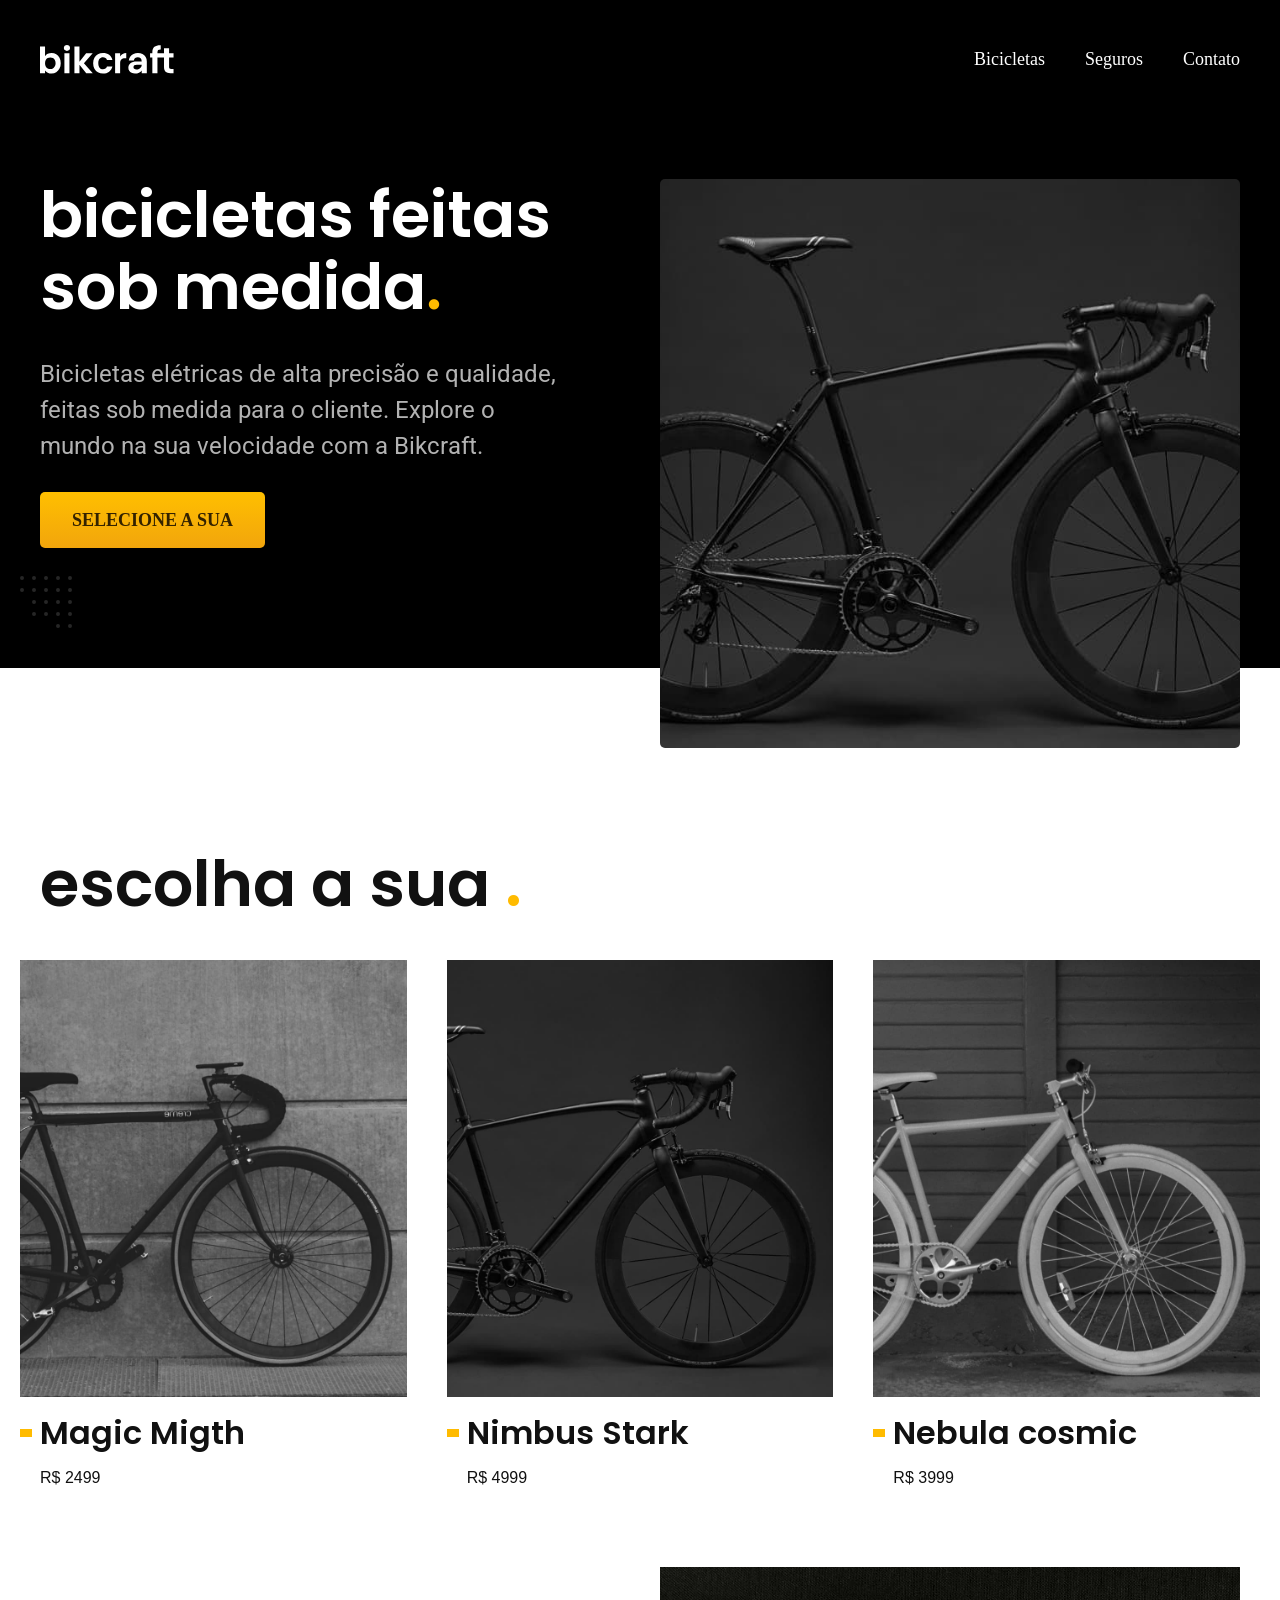
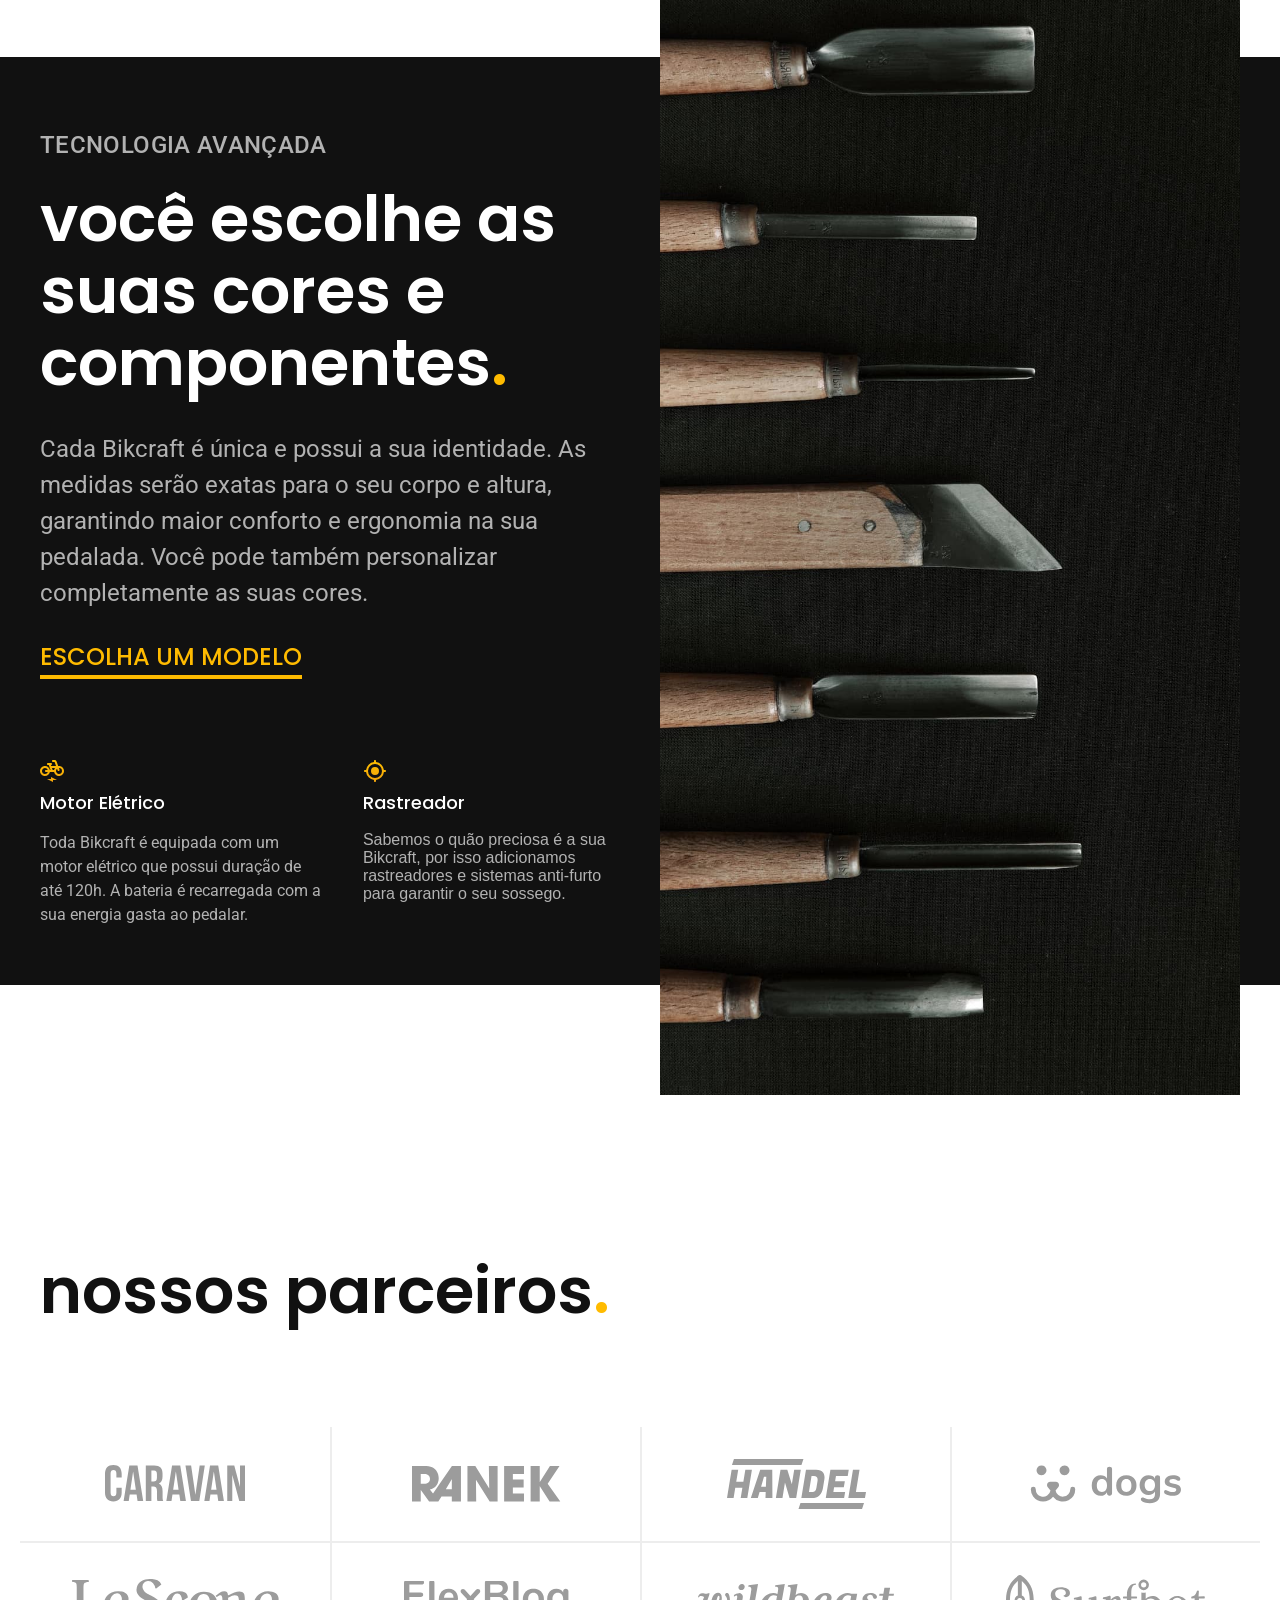
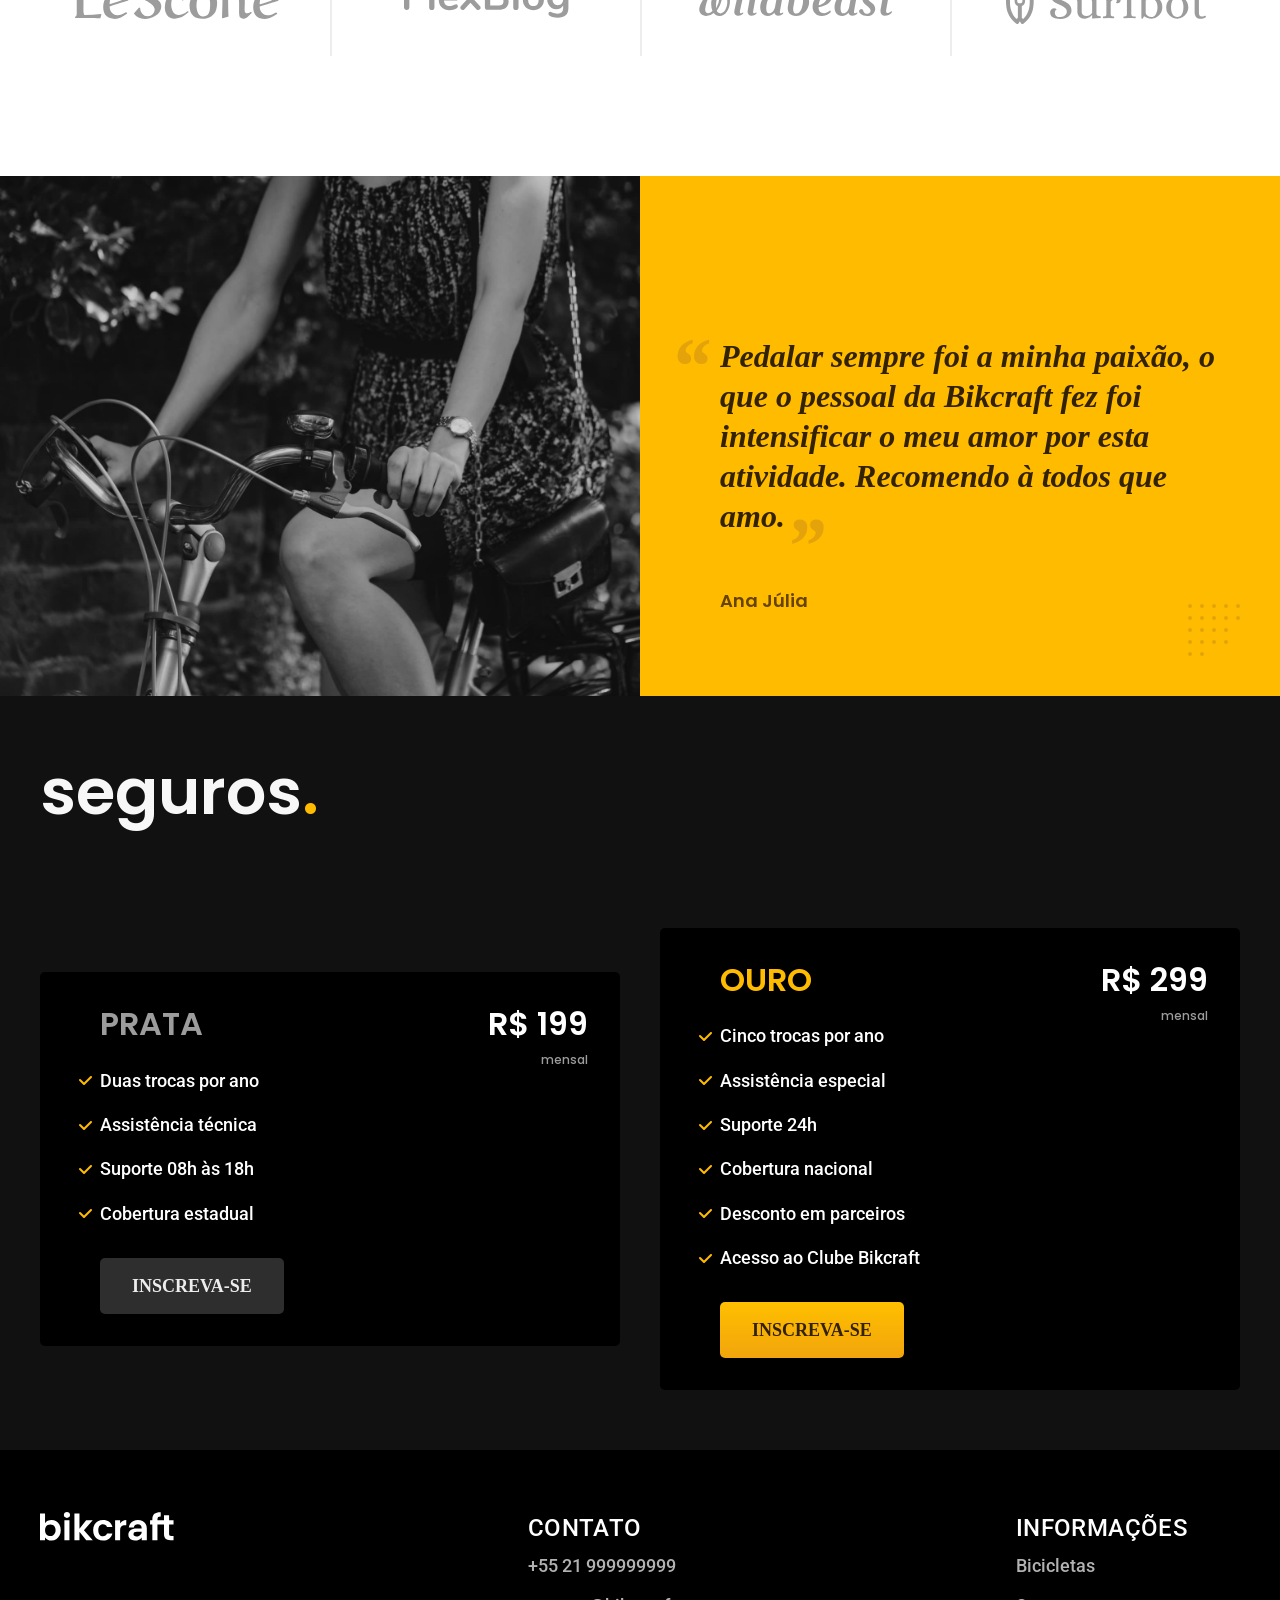
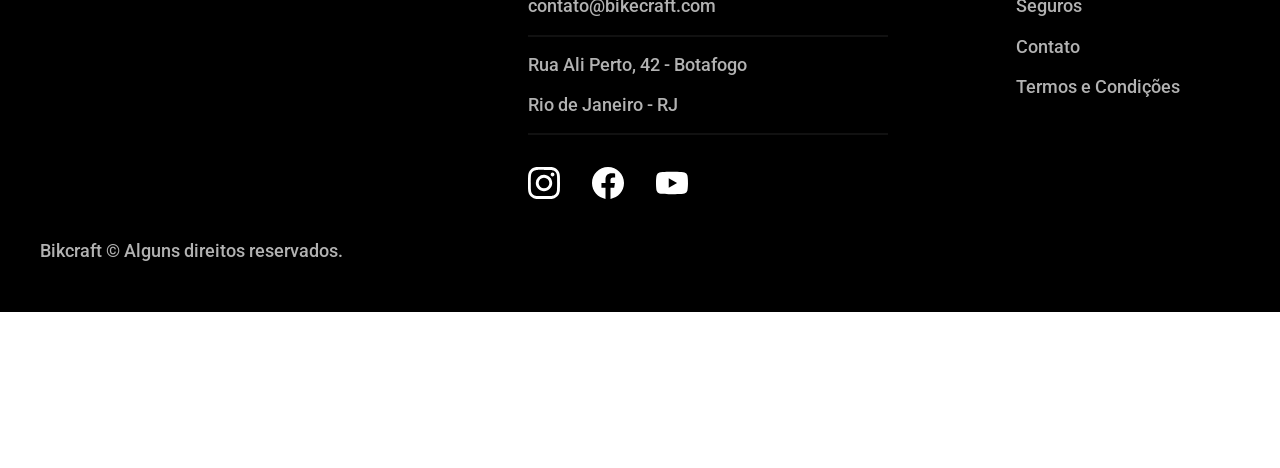
<file: index.html>
<!DOCTYPE html>
<html lang="pt-br">

<head>
  <meta charset="UTF-8">
  <meta name="viewport" content="width=device-width, initial-scale=1.0">
  <meta name="description" content="Bikcraft - Bicicletas elétricas feitas sob medida para você. Explore o mundo na sua velocidade com a Bikcraft.">

  <title>Bikecraft - Bicicletas Elétricas</title>

  <link rel="icon" href="img/favicon.svg" type="image/svg+xml">
  <link rel="stylesheet" href="CSS/style.min.css">
  <link rel="preconnect" href="https://fonts.googleapis.com">
  <link rel="preconnect" href="https://fonts.gstatic.com" crossorigin>
  <link href="https://fonts.googleapis.com/css2?family=Poppins:ital,wght@0,100;0,200;0,300;0,400;0,500;0,600;0,700;0,800;0,900;1,100;1,200;1,300;1,400;1,500;1,600;1,700;1,800;1,900&family=Roboto:ital,wght@0,100..900;1,100..900&display=swap" rel="stylesheet">

  <script>document.documentElement.classList.add("js"); </script>
</head>

<body>
  <header class="header-bg">
    <div class="header container">
      <img src="img/bikcraft.svg" alt="Bicicletas-eletricas-pretas">
      <ul class="header-menu font-1-l">
        <li><a href="./bicicletas.html">Bicicletas</a></li>
        <li><a href="./seguros.html">Seguros</a></li>
        <li><a href="./contato.html">Contato</a></li>
      </ul>
    </div>
  </header>
  <main class="introducao-bg">
    <div class="introducao container">
      <div class="introducao-conteudo">
        <h1 class="font-1-xxl fadeInDown" data-anime="200">bicicletas feitas sob medida<span>.</span></h1>
        <p class="font-2-l fadeInDown" data-anime="400">Bicicletas elétricas de alta precisão e qualidade, feitas sob medida para o cliente. Explore o mundo na sua velocidade com a Bikcraft.</p>
        <a class="botao font-1-l" data-anime="600" href="./bicicletas.html">selecione a sua</a>
      </div>

      <picture class="fadeInRight" data-anime="800">
        <source media="(max-width:800px)" srcset="img/bicicletas/nimbus.jpg">
        <img src="img/fotos/introducao.jpg" width="1280" height="1600" alt="bicicletas-perta-nimbus">
      </picture>

    </div>
  </main>
  <article class="bicicletas">
    <h2 class="font-1-xxl bicicleta-txt container">escolha a sua <span>.</span></h2>
    <ul class="bicicletas-lista">
      <li>
        <a href="./bicicletas/magic.html">
          <img src="img/bicicletas/magic-home.jpg" alt="bicicleta preta">
          <h3 class="font-1-xl">Magic Migth</h3>
          <span>R$ 2499</span>
        </a>
      </li>
      <li>
        <a href="./bicicletas/nimbus.html">
          <img src="img/bicicletas/nimbus-home.jpg" alt="bicicleta preta">
          <h3 class="font-1-xl">Nimbus Stark</h3>
          <span>R$ 4999</span>
        </a>
      </li>
      <li>
        <a href="./bicicletas/nebula.html">
          <img src="img/bicicletas/nebula-home.jpg" alt="bicicleta preta">
          <h3 class="font-1-xl">Nebula cosmic</h3>
          <span>R$ 3999</span>
        </a>
      </li>
    </ul>
  </article>
  <article class="tec-bg">
    <div class="tecnologia-container container">
      <div class="tecnologia">
        <span class=" font-2-l-b cor-5">tecnologia avançada</span>
        <h2 class="font-1-xxl cor-0">
          você escolhe as suas cores e componentes<span class="cor-p1">.</span>
        </h2>
        <p class="font-2-l cor-5">Cada Bikcraft é única e possui a sua identidade. As medidas serão exatas para o seu corpo e altura, garantindo maior conforto e ergonomia na sua pedalada. Você pode também personalizar completamente as suas cores. </p>
        <a href="./bicicletas" class="link">escolha um modelo</a>
        <div class="tecnologia-elements">
          <div>
            <img src="img/icones/eletrica.svg" alt="">
            <h3 class="font-1-m cor-0">Motor Elétrico</h3>
            <p class="font-2-s cor-5">
              Toda Bikcraft é equipada com um motor elétrico que possui duração de até 120h. A bateria é recarregada com a sua energia gasta ao pedalar.
            </p>
          </div>
          <div>
            <img src="img/icones/rastreador.svg" alt="">
            <h3 class="font-1-m cor-0">Rastreador</h3>
            <p class="font-2- cor-5">
              Sabemos o quão preciosa é a sua Bikcraft, por isso adicionamos rastreadores e sistemas anti-furto para garantir o seu sossego.
            </p>
          </div>
        </div>
      </div>
      <div class="img-bike">
        <img src="img/fotos/tecnologia.jpg" alt="ferramentas-para-uso-das-bicicletas">
      </div>
    </div>
  </article>
  <section class="parceiros" aria-label="parceiros">
    <h2 class="container font-1-xxl">nossos parceiros<span class="cor-p1">.</span></h2>
    <ul>
      <li><img src="./img/parceiros/caravan.svg" alt="caravan"></li>
      <li><img src="./img/parceiros/ranek.svg" alt="ranek"></li>
      <li><img src="./img/parceiros/handel.svg" alt="handel"></li>
      <li><img src="./img/parceiros/dogs.svg" alt="dogs"></li>
      <li><img src="./img/parceiros/lescone.svg" alt="lescone"></li>
      <li><img src="./img/parceiros/flexblog.svg" alt="flexblog"></li>
      <li><img src="./img/parceiros/wildbeast.svg" alt="wildbeast"></li>
      <li><img src="./img/parceiros/surfbot.svg" alt="surfbot"></li>
    </ul>
  </section>
  <section class="depoimento" aria-label="depoimento">
    <div class="depoimento-img">
      <img src="img/fotos/depoimento.jpg" alt="depoimento">
    </div>
    <div class="depoimento-conteudo">
      <blockquote class="font-1-xl cor-p5">
        <p>
          Pedalar sempre foi a minha paixão, o que o pessoal da Bikcraft fez foi intensificar o meu amor por esta atividade. Recomendo à todos que amo.
        </p>
        <span class="font-1-m-b cor-p4">Ana Júlia </span>
      </blockquote>
    </div>
  </section>
  <article class="seguros-bg">
    <h2 class="container font-1-xxl cor-1">seguros<span class="cor-p1">.</span></h2>
    <div class="seguros container">
      <div class="seguros-item fadeInRight" data-anime="200">
        <h3 class="font-1-xl cor-6">PRATA</h3>
        <span class="font-1-xl cor-0">R$ 199</span> <span class="font-1-xs cor-6">mensal</span>
        <ul class="font-2-m cor-0">
          <li>Duas trocas por ano</li>
          <li>Assistência técnica</li>
          <li>Suporte 08h às 18h</li>
          <li>Cobertura estadual</li>
        </ul>
        <a href="orcamento.html?tipo=seguro&produto=prata" class="botao secundario">inscreva-se</a>
      </div>

      <div class="seguros-item fadeInLeft" data-anime="400">
        <h3 class="font-1-xl cor-p1">OURO</h3>
        <span class="font-1-xl cor-0">R$ 299</span> <span class="font-1-xs cor-6">mensal</span>
        <ul class="font-2-m cor-0">
          <li>Cinco trocas por ano</li>
          <li>Assistência especial</li>
          <li>Suporte 24h</li>
          <li>Cobertura nacional</li>
          <li>Desconto em parceiros</li>
          <li>Acesso ao Clube Bikcraft</li>
        </ul>
        <a href="orcamento.html?tipo=seguro&produto=ouro" class="botao">inscreva-se</a>
      </div>

    </div>
  </article>
  <footer class="footer-bg">
    <div class="footer-conteudo container">
      <div class="footer-img"> <img src="img/bikcraft.svg" alt="bikecraft"></div>
      <div class="footer-contato">
        <h3 class="font-2-l-b cor-0">Contato</h3>
        <ul class=" footer-contato font-2-m cor-5">
          <li><a href="tel:+5521999999999">+55 21 999999999</a></li>
          <li><a href="mailto:contato@bikecraft.com">contato@bikecraft.com</a></li>
          <li>Rua Ali Perto, 42 - Botafogo</li>
          <li>Rio de Janeiro - RJ</li>
        </ul>
        <div class="footer-redes">
          <a class="insta" href="https://www.instagram.com/_hozin/" target="_blank"><img src="img/redes/instagram.svg" alt="instagram"></a>
          <a class="face" href="https://www.facebook.com/profile.php?id=100072229151881" target="_blank"><img src="img/redes/facebook.svg" alt="facebook"></a>
          <a class="you" href="https://www.youtube.com/" target="_blank"><img src="img/redes/youtube.svg" alt="youtube"></a>
        </div>
      </div>
      <div class="informacao">
        <h3 class="font-2-l-b cor-0">informações</h3>
        <nav>
          <ul class="font-2-m cor-5">
            <li><a href="./bicicletas.html">Bicicletas</a></li>
            <li><a href="./seguros.html">Seguros</a></li>
            <li><a href="./contato.html">Contato</a></li>
            <li><a href="./termos.html">Termos e Condições</a></li>
          </ul>
        </nav>
      </div>
      <p class=" font-2-m cor-5">Bikcraft © Alguns direitos reservados.</p>
    </div>
  </footer>
  <script src="Js/plugin/simple-anime.js"></script>
  <script src="./Js/script.js"></script>
</body>

</html>
</file>
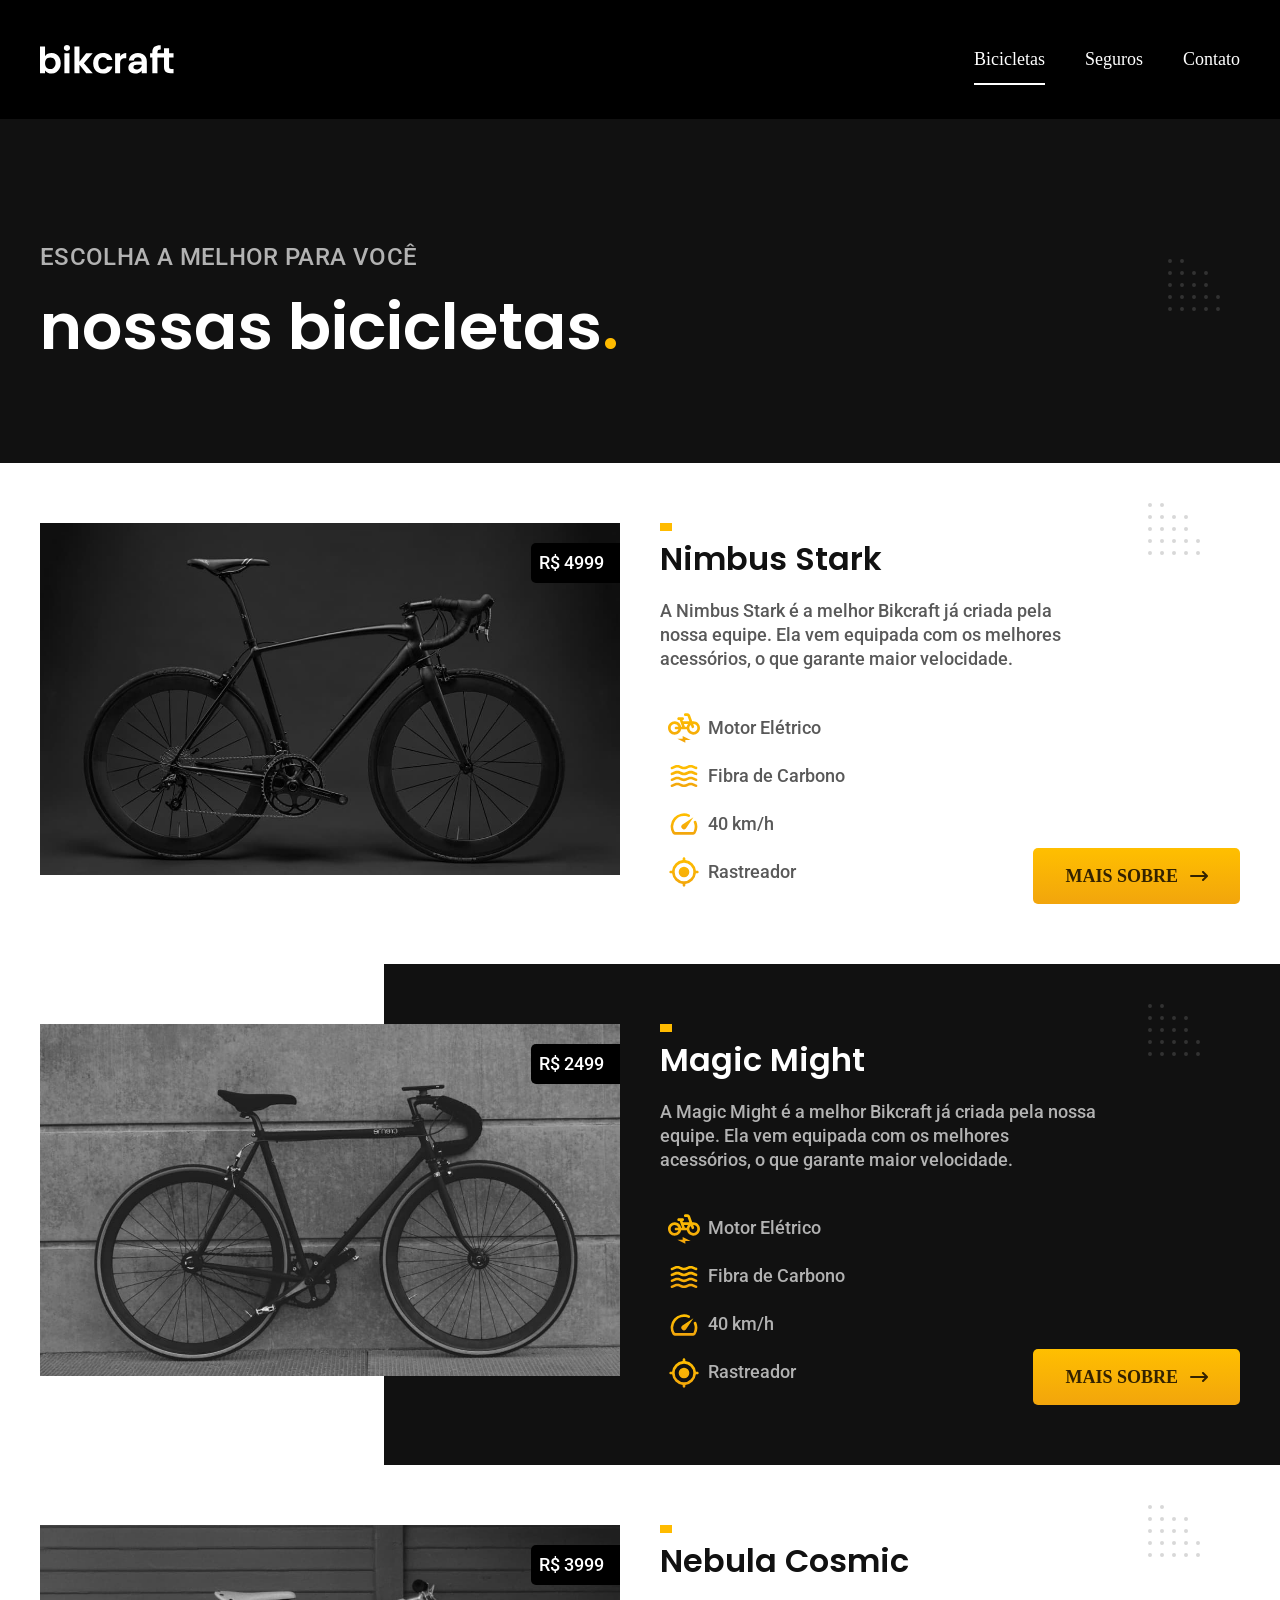
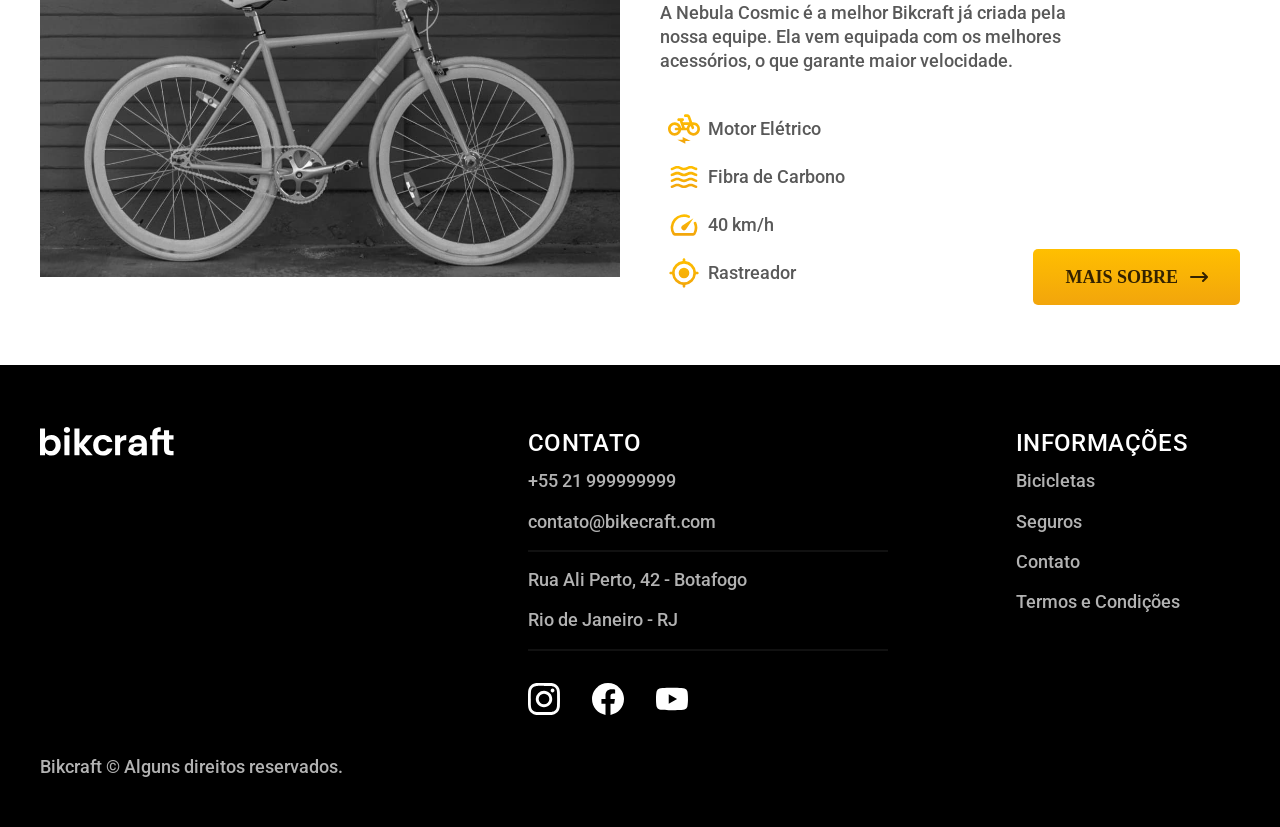
<file: bicicletas.html>
<!DOCTYPE html>
<html lang="pt-br">

<head>
  <meta charset="UTF-8">
  <meta name="viewport" content="width=device-width, initial-scale=1.0">

  <link rel="icon" href="img/favicon.svg" type="image/svg+xml">
  <link rel="stylesheet" href="CSS/style.min.css">
  <link rel="preconnect" href="https://fonts.googleapis.com">
  <link rel="preconnect" href="https://fonts.gstatic.com" crossorigin>
  <link href="https://fonts.googleapis.com/css2?family=Poppins:ital,wght@0,100;0,200;0,300;0,400;0,500;0,600;0,700;0,800;0,900;1,100;1,200;1,300;1,400;1,500;1,600;1,700;1,800;1,900&family=Roboto:ital,wght@0,100..900;1,100..900&display=swap" rel="stylesheet">
  <title>Bicicletas | Bikecraft</title>
  <script>document.documentElement.classList.add("js"); </script>
</head>

<body id="bicicletas">
  <header class="header-bg">
    <div class="header container">
      <a href="./"><img src="img/bikcraft.svg" alt="Bicicletas-eletricas-pretas"></a>
      <ul class="header-menu font-1-l">
        <li><a href="./bicicletas.html">Bicicletas</a></li>
        <li><a href="./seguros.html">Seguros</a></li>
        <li><a href="./contato.html">Contato</a></li>
      </ul>
    </div>
  </header>

  <main>
    <div class="termo-bg">
      <div class="titulo container fadeInDown" data-anime="400">
        <p class="font-2-l-b cor-5">Escolha a melhor para você</p>
        <h1 class="font-1-xxl cor-0">nossas bicicletas<span class="cor-p1">.</span></h1>
      </div>
    </div>
    <div class="bicicletas-bg">
      <div class="bicicletas-pg container fadeInRight" data-anime="600">
        <div class="bicicletas-imagem">
          <img src="./img/bicicletas/nimbus.jpg" alt="bicicleta-nimbus-preto" class="fadeInLeft" data-anime="200">
          <span class="font-2-m cor-0">R$ 4999</span>
        </div>

        <div class="bicicletas-conteudo">
          <h2 class="font-1-xl">Nimbus Stark</h2>
          <p class="font-2-m cor-8">A Nimbus Stark é a melhor Bikcraft já criada pela nossa equipe. Ela vem equipada com os melhores acessórios, o que garante maior velocidade. </p>
          <ul class=" bicicletas-vantagens font-2-m cor-8">
            <li><img src="img/icones/eletrica.svg" alt="">Motor Elétrico</li>
            <li><img src="img/icones/carbono.svg" alt="">Fibra de Carbono</li>
            <li><img src="img/icones/velocidade.svg" alt="">40 km/h</li>
            <li><img src="img/icones/rastreador.svg" alt="">Rastreador</li>
          </ul>
          <a class="botao seta" href="./bicicletas/nimbus.html">mais sobre</a>
        </div>

      </div>
    </div>
    <div class="bicicletas-bg">
      <div class="bicicletas-pg container fadeInRight" data-anime="600">
        <div class="bicicletas-imagem">
          <img src="./img/bicicletas/magic.jpg" alt="bicicleta-nimbus-preto" class="fadeInLeft" data-anime="200">
          <span class="font-2-m cor-0">R$ 2499</span>
        </div>

        <div class="bicicletas-conteudo">
          <h2 class="font-1-xl">Magic Might</h2>
          <p class="font-2-m cor-8">A Magic Might é a melhor Bikcraft já criada pela nossa equipe. Ela vem equipada com os melhores acessórios, o que garante maior velocidade. </p>
          <ul class=" bicicletas-vantagens font-2-m cor-8">
            <li><img src="img/icones/eletrica.svg" alt="">Motor Elétrico</li>
            <li><img src="img/icones/carbono.svg" alt="">Fibra de Carbono</li>
            <li><img src="img/icones/velocidade.svg" alt="">40 km/h</li>
            <li><img src="img/icones/rastreador.svg" alt="">Rastreador</li>
          </ul>
          <a class="botao seta" href="./bicicletas/magic.html">mais sobre</a>
        </div>

      </div>
    </div>
    <div class="bicicletas-bg">
      <div class="bicicletas-pg container fadeInRight" data-anime="600">
        <div class="bicicletas-imagem">
          <img src="./img/bicicletas/nebula.jpg" alt="bicicleta-nimbus-preto" class="fadeInLeft" data-anime="200">
          <span class="font-2-m cor-0">R$ 3999</span>
        </div>

        <div class="bicicletas-conteudo">
          <h2 class="font-1-xl">Nebula Cosmic</h2>
          <p class="font-2-m cor-8"> A Nebula Cosmic é a melhor Bikcraft já criada pela nossa equipe. Ela vem equipada com os melhores acessórios, o que garante maior velocidade. </p>
          <ul class=" bicicletas-vantagens font-2-m cor-8">
            <li><img src="img/icones/eletrica.svg" alt="">Motor Elétrico</li>
            <li><img src="img/icones/carbono.svg" alt="">Fibra de Carbono</li>
            <li><img src="img/icones/velocidade.svg" alt="">40 km/h</li>
            <li><img src="img/icones/rastreador.svg" alt="">Rastreador</li>
          </ul>
          <a class="botao seta" href="./bicicletas/nebula.html">mais sobre</a>
        </div>

      </div>
    </div>

  </main>

  <footer class="footer-bg">
    <div class="footer-conteudo container">
      <div class="footer-img"> <a href="./"><img src="img/bikcraft.svg" alt="bikecraft"></a></div>
      <div class="footer-contato">
        <h3 class="font-2-l-b cor-0">Contato</h3>
        <ul class=" footer-contato font-2-m cor-5">
          <li><a href="tel:+5521999999999">+55 21 999999999</a></li>
          <li><a href="mailto:contato@bikecraft.com">contato@bikecraft.com</a></li>
          <li>Rua Ali Perto, 42 - Botafogo</li>
          <li>Rio de Janeiro - RJ</li>
        </ul>
        <div class="footer-redes">
          <a class="insta" href="https://www.instagram.com/_hozin/" target="_blank"><img src="img/redes/instagram.svg" alt="instagram"></a>
          <a class="face" href="https://www.facebook.com/profile.php?id=100072229151881" target="_blank"><img src="img/redes/facebook.svg" alt="facebook"></a>
          <a class="you" href="https://www.youtube.com/" target="_blank"><img src="img/redes/youtube.svg" alt="youtube"></a>
        </div>
      </div>
      <div class="informacao">
        <h3 class="font-2-l-b cor-0">informações</h3>
        <nav>
          <ul class="font-2-m cor-5">
            <li><a href="./bicicletas.html">Bicicletas</a></li>
            <li><a href="./seguros.html">Seguros</a></li>
            <li><a href="./contato.html">Contato</a></li>
            <li><a href="./termos.html">Termos e Condições</a></li>
          </ul>
        </nav>
      </div>
      <p class=" font-2-m cor-5">Bikcraft © Alguns direitos reservados.</p>
    </div>
  </footer>
  <script src="Js/plugin/simple-anime.js"></script>
  <script src="./Js/script.js"></script>
</body>

</html>
</file>
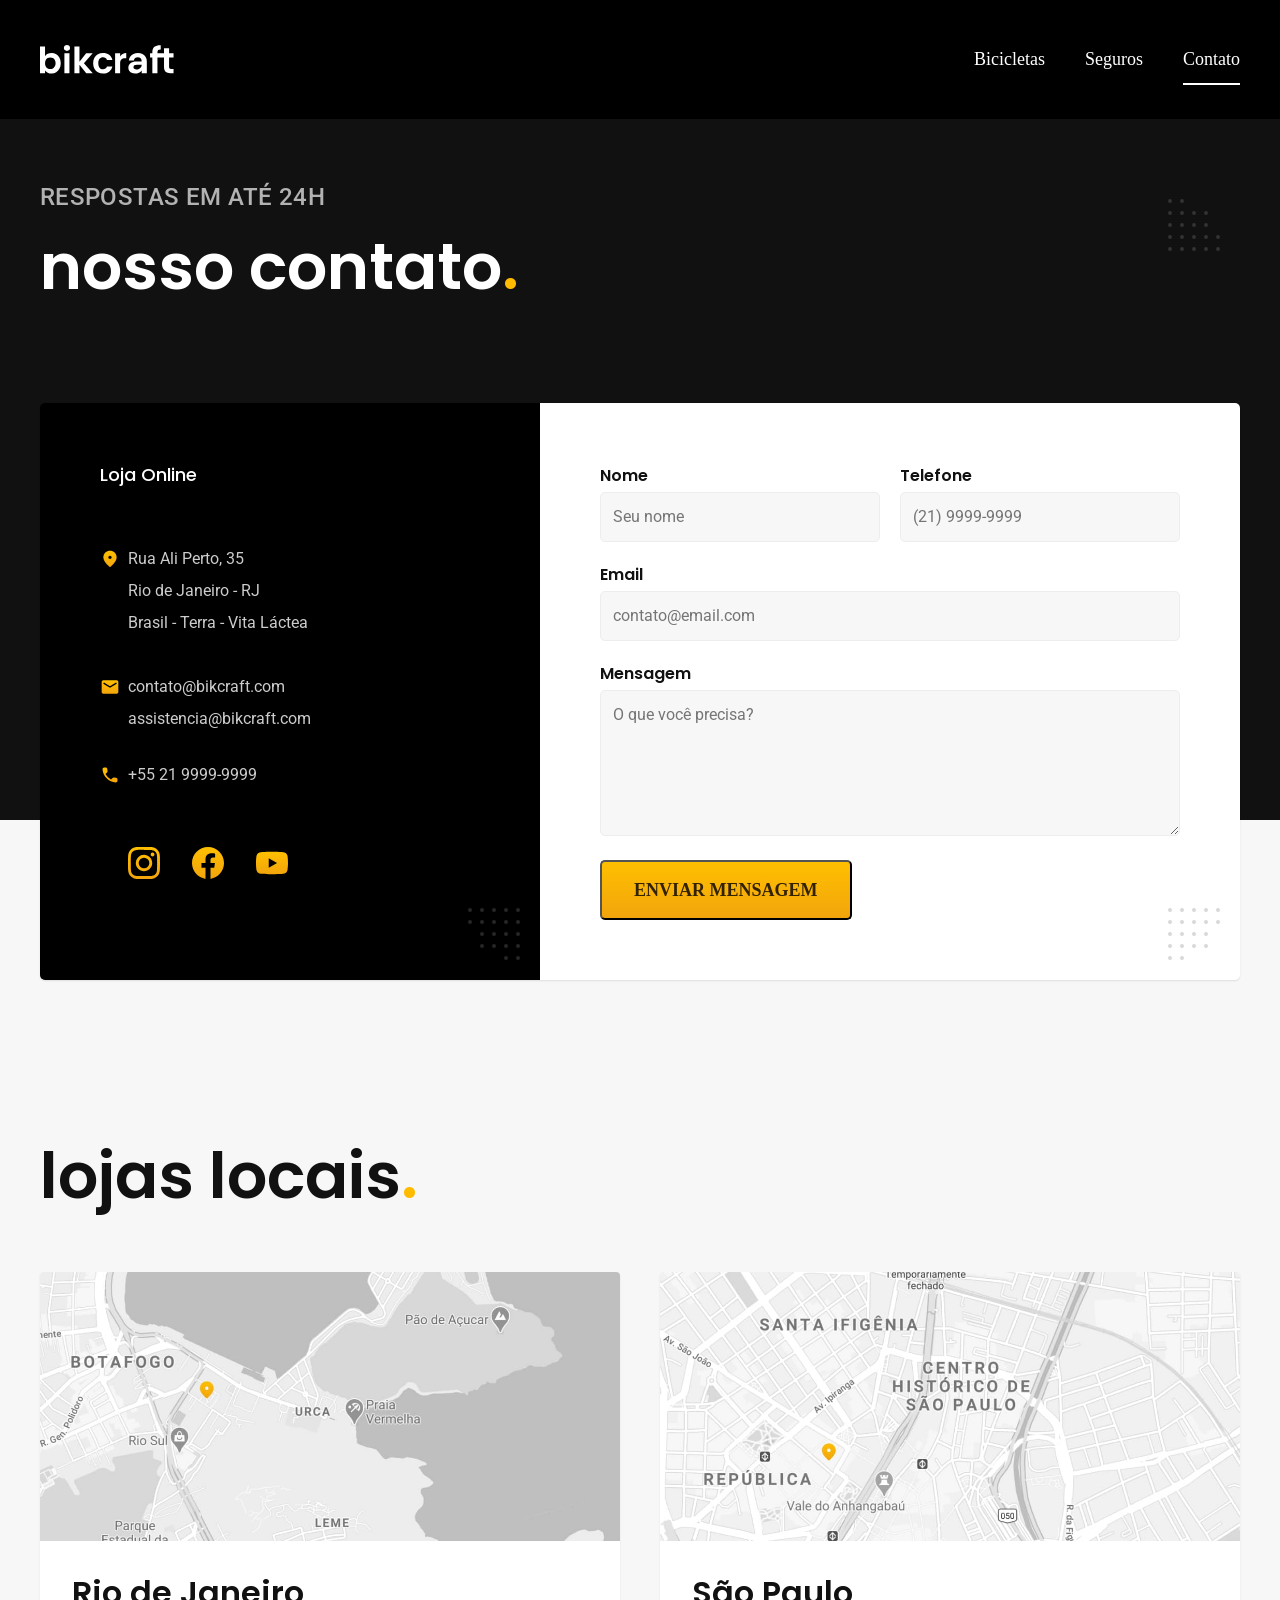
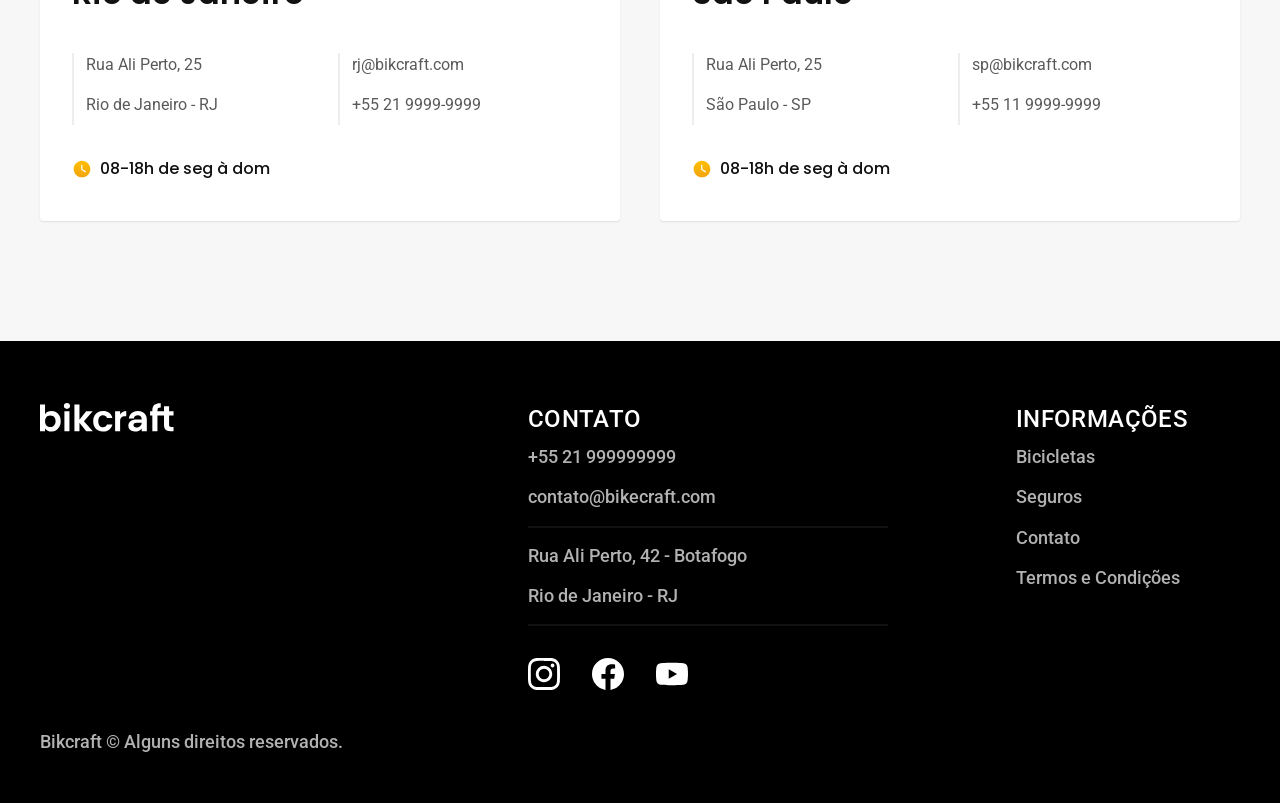
<file: contato.html>
<!DOCTYPE html>
<html lang="pt-br">

<head>
  <meta charset="UTF-8">
  <meta name="viewport" content="width=device-width, initial-scale=1.0">

  <link rel="icon" href="img/favicon.svg" type="image/svg+xml">
  <link rel="stylesheet" href="CSS/style.min.css">
  <link rel="preconnect" href="https://fonts.googleapis.com">
  <link rel="preconnect" href="https://fonts.gstatic.com" crossorigin>
  <link href="https://fonts.googleapis.com/css2?family=Poppins:ital,wght@0,100;0,200;0,300;0,400;0,500;0,600;0,700;0,800;0,900;1,100;1,200;1,300;1,400;1,500;1,600;1,700;1,800;1,900&family=Roboto:ital,wght@0,100..900;1,100..900&display=swap" rel="stylesheet">
  <title>Contato | Bikecraft</title>
  <script>document.documentElement.classList.add("js"); </script>
</head>

<body id="contato">
  <header class="header-bg">
    <div class="header container">
      <a href="./"><img src="img/bikcraft.svg" alt="Bicicletas-eletricas-pretas"></a>
      <ul class="header-menu font-1-l">
        <li><a href="./bicicletas.html">Bicicletas</a></li>
        <li><a href="./seguros.html">Seguros</a></li>
        <li><a href="./contato.html">Contato</a></li>
      </ul>
    </div>
  </header>

  <main>
    <div class="titulo-bg">
      <div class="titulo container fadeInDown" data-anime="400">
        <p class="font-2-l-b cor-5">Respostas em até 24h</p>
        <h1 class="font-1-xxl cor-0">nosso contato<span class="cor-p1">.</span></h1>
      </div>
    </div>

    <div class="contato container" data-anime="600">
      <section class="contato-dados" aria-label="Endereço">
        <h2 class="font-1-m cor-0">Loja Online</h2>
        <div class="contato-endereco font-2-s cor-4">
          <p>Rua Ali Perto, 35</p>
          <p>Rio de Janeiro - RJ</p>
          <p>Brasil - Terra - Vita Láctea</p>
        </div>
        <address class="contato-meios font-2-s cor-4">
          <a href="mailto:contato@bikcraft.com">contato@bikcraft.com</a>
          <a href="mailto:assistencia@bikcraft.com">assistencia@bikcraft.com</a>
          <a href="tel:+552199999999">+55 21 9999-9999</a>
        </address>
        <div class="contato-redes">
          <a href="./">
            <img src="./img/redes/instagram-p.svg" alt="Instagram">
          </a>
          <a href="./">
            <img src="./img/redes/facebook-p.svg" alt="Facebook">
          </a>
          <a href="./">
            <img src="./img/redes/youtube-p.svg" alt="Youtube">
          </a>
        </div>
      </section>
      <section class="contato-formulario" aria-label="Formulário">
        <form class="form" action="./contato.html">
          <div>
            <label for="nome">Nome</label>
            <input type="text" id="nome" name="nome" placeholder="Seu nome">
          </div>
          <div>
            <label for="telefone">Telefone</label>
            <input type="text" id="telefone" name="telefone" placeholder="(21) 9999-9999">
          </div>
          <div class="col-2">
            <label for="email">Email</label>
            <input type="email" id="email" name="email" placeholder="contato@email.com">
          </div>
          <div class="col-2">
            <label for="mensagem">Mensagem</label>
            <textarea rows="5" id="mensagem" name="mensagem" placeholder="O que você precisa?"></textarea>
          </div>
          <button class="botao col-2">Enviar Mensagem</button>
        </form>
      </section>
    </div>
  </main>

  <article class="lojas container">
    <h2 class="font-1-xxl">lojas locais<span class="cor-p1">.</span></h2>
    <div class="lojas-item">
      <img src="./img/lojas/rj.jpg" alt="mapa marcando o endereço em Rua Ali Perto, 25 - Rio de Janeiro - RJ">
      <div class="lojas-conteudo">
        <h3 class="font-1-xl">Rio de Janeiro</h3>
        <div class="lojas-dados font-2-s cor-8">
          <p>Rua Ali Perto, 25</p>
          <p>Rio de Janeiro - RJ</p>
        </div>
        <div class="lojas-dados font-2-s cor-8">
          <a href="mailto:rj@bikcraft.com">rj@bikcraft.com</a>
          <a href="tel:+552199999999">+55 21 9999-9999</a>
        </div>
        <p class="lojas-tempo font-1-s"><img src="./img/icones/horario.svg" alt="">08-18h de seg à dom</p>
      </div>
    </div>

    <div class="lojas-item">
      <img src="./img/lojas/sp.jpg" alt="mapa marcando o endereço em Rua Ali Perto, 25 - São Paulo - SP">
      <div class="lojas-conteudo">
        <h3 class="font-1-xl">São Paulo</h3>
        <div class="lojas-dados font-2-s cor-8">
          <p>Rua Ali Perto, 25</p>
          <p>São Paulo - SP</p>
        </div>
        <div class="lojas-dados font-2-s cor-8">
          <a href="mailto:sp@bikcraft.com">sp@bikcraft.com</a>
          <a href="tel:+551199999999">+55 11 9999-9999</a>
        </div>
        <p class="lojas-tempo font-1-s"><img src="./img/icones/horario.svg" alt="">08-18h de seg à dom</p>
      </div>
    </div>
  </article>
  <footer class="footer-bg">
    <div class="footer-conteudo container">
      <div class="footer-img"> <a href="./"><img src="img/bikcraft.svg" alt="bikecraft"></a></div>
      <div class="footer-contato">
        <h3 class="font-2-l-b cor-0">Contato</h3>
        <ul class=" footer-contato font-2-m cor-5">
          <li><a href="tel:+5521999999999">+55 21 999999999</a></li>
          <li><a href="mailto:contato@bikecraft.com">contato@bikecraft.com</a></li>
          <li>Rua Ali Perto, 42 - Botafogo</li>
          <li>Rio de Janeiro - RJ</li>
        </ul>
        <div class="footer-redes">
          <a class="insta" href="https://www.instagram.com/_hozin/" target="_blank"><img src="img/redes/instagram.svg" alt="instagram"></a>
          <a class="face" href="https://www.facebook.com/profile.php?id=100072229151881" target="_blank"><img src="img/redes/facebook.svg" alt="facebook"></a>
          <a class="you" href="https://www.youtube.com/" target="_blank"><img src="img/redes/youtube.svg" alt="youtube"></a>
        </div>
      </div>
      <div class="informacao">
        <h3 class="font-2-l-b cor-0">informações</h3>
        <nav>
          <ul class="font-2-m cor-5">
            <li><a href="./bicicletas.html">Bicicletas</a></li>
            <li><a href="./seguros.html">Seguros</a></li>
            <li><a href="./contato.html">Contato</a></li>
            <li><a href="./termos.html">Termos e Condições</a></li>
          </ul>
        </nav>
      </div>
      <p class=" font-2-m cor-5">Bikcraft © Alguns direitos reservados.</p>
    </div>
  </footer>
  <script src="Js/plugin/simple-anime.js"></script>
  <script src="./Js/script.js"></script>
</body>

</html>
</file>
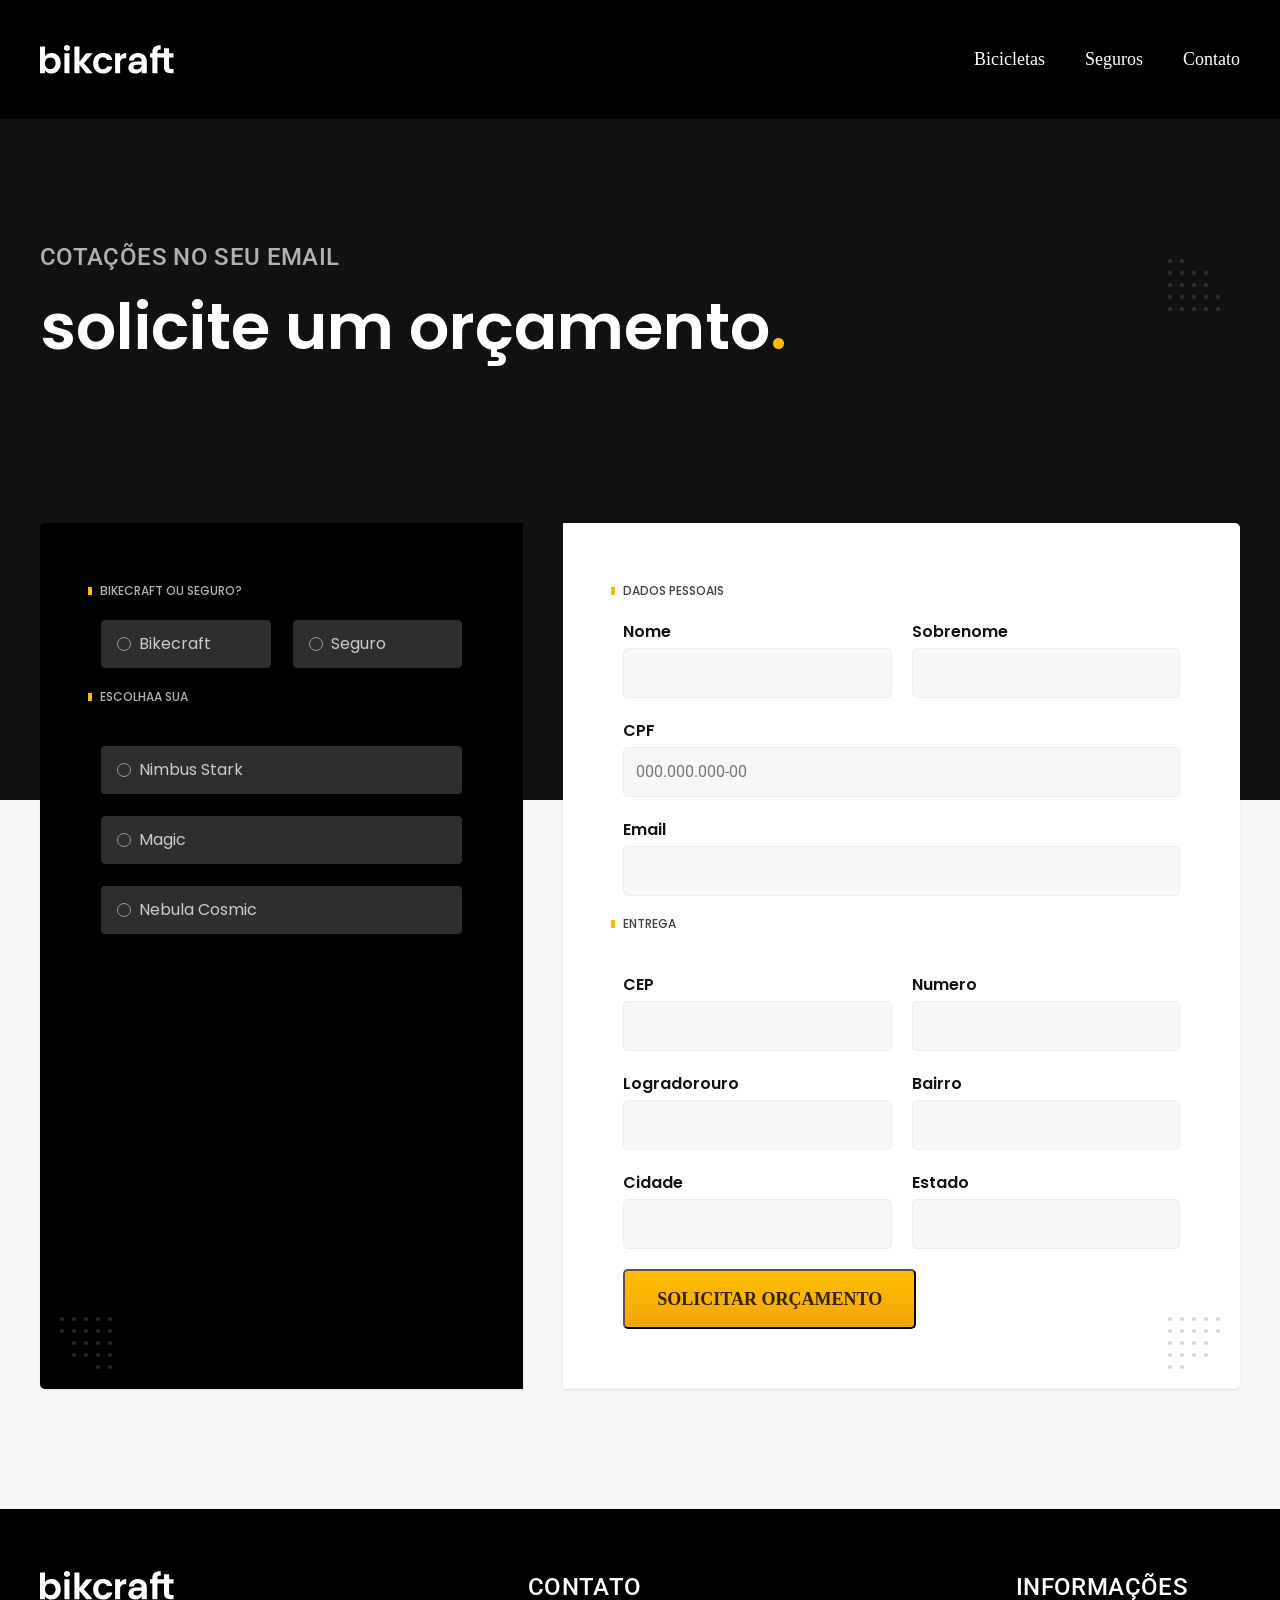
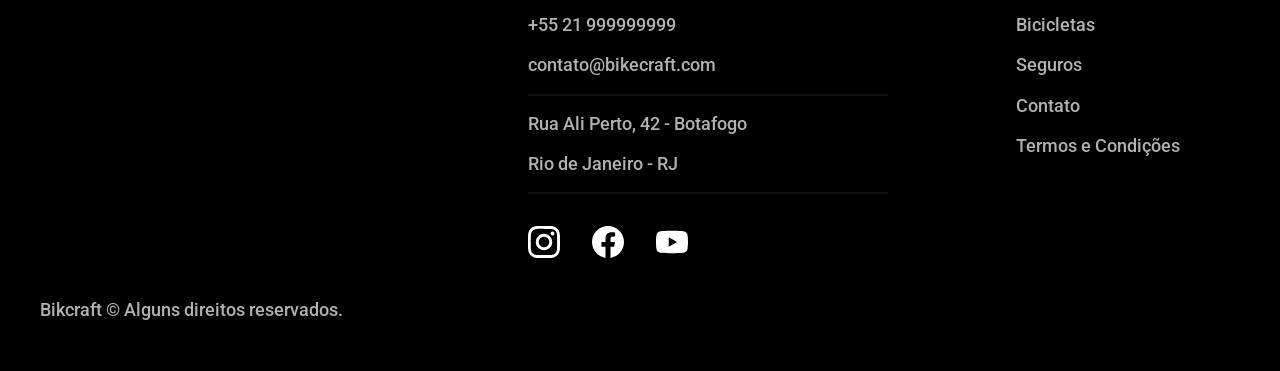
<file: orcamento.html>
<!DOCTYPE html>
<html lang="pt-br">

<head>
  <meta charset="UTF-8">
  <meta name="viewport" content="width=device-width, initial-scale=1.0">

  <link rel="icon" href="img/favicon.svg" type="image/svg+xml">
  <link rel="preload" href="./CSS/style.css" as="style">
  <link rel="stylesheet" href="CSS/style.min.css">

  <link rel="preconnect" href="https://fonts.googleapis.com">
  <link rel="preconnect" href="https://fonts.gstatic.com" crossorigin>
  <link href="https://fonts.googleapis.com/css2?family=Poppins:ital,wght@0,100;0,200;0,300;0,400;0,500;0,600;0,700;0,800;0,900;1,100;1,200;1,300;1,400;1,500;1,600;1,700;1,800;1,900&family=Roboto:ital,wght@0,100..900;1,100..900&display=swap" rel="stylesheet">
  <title>Orçamento | Bikecraft</title>
  <script>document.documentElement.classList.add("js"); </script>
</head>

<body id="orcamento">
  <header class="header-bg">
    <div class="header container">
      <a href="./"><img src="img/bikcraft.svg" alt="Bicicletas-eletricas-pretas"></a>
      <ul class="header-menu font-1-l">
        <li><a href="./bicicletas.html">Bicicletas</a></li>
        <li><a href="./seguros.html">Seguros</a></li>
        <li><a href="./contato.html">Contato</a></li>
      </ul>
    </div>
  </header>

  <main>
    <div class="termo-bg">
      <div class="titulo container">
        <p class="font-2-l-b cor-5">COTAÇÕES NO SEU EMAIL</p>
        <h1 class="font-1-xxl cor-0">solicite um orçamento<span class="cor-p1">.</span></h1>
      </div>
    </div>
    <form class="orcamento container" action="./">
      <div class="orcamento-produto">
        <h2 class="font-1-xs cor-5">Bikecraft ou Seguro?</h2>

        <input type="radio" name="tipo" value="bikcraft" id="bikcraft">
        <label for="bikcraft">Bikecraft</label>

        <input type="radio" name="tipo" value="seguro" id="seguro">
        <label for="seguro">Seguro</label>

        <div class="orcamento-conteudo" id="orcamento-bikecraft">
          <h2 class="font-1-xs cor-5"> Escolhaa sua</h2>
          <input type="radio" name="produto" value="nimbus" id="nimbus">
          <label for="nimbus">Nimbus Stark <span>R$ 4999</span> </label>
          <div class="orcamento-detalhes">
            <ul class="font-1-xs cor-8">
              <li><img src="./img/icones/eletrica.svg" alt="">Motor Elétrico</li>
              <li><img src="./img/icones/carbono.svg" alt="">Fibra de Carbono</li>
              <li><img src="./img/icones/velocidade.svg" alt="">50 km/h</li>
              <li><img src="./img/icones/rastreador.svg" alt="">Rastreador</li>
            </ul>
            <img src="img/bicicletas/nimbus.jpg" alt=bicicleta-nimbus>
          </div>

          <input type="radio" name="produto" value="magic" id="magic">
          <label for="magic">Magic <span>R$ 2999</span> </label>
          <div class="orcamento-detalhes">
            <ul class="font-1-xs cor-8">
              <li><img src="./img/icones/eletrica.svg" alt="">Motor Elétrico</li>
              <li><img src="./img/icones/carbono.svg" alt="">Fibra de Carbono</li>
              <li><img src="./img/icones/velocidade.svg" alt="">40 km/h</li>
              <li><img src="./img/icones/rastreador.svg" alt="">Rastreador</li>
            </ul>
            <img src="img/bicicletas/magic.jpg" alt=bicicleta-nimbus>
          </div>


          <input type="radio" name="produto" value="nebula" id="nebula">
          <label for="nebula">Nebula Cosmic <span>R$ 3999</span> </label>
          <div class="orcamento-detalhes">
            <ul class="font-1-xs cor-8">
              <li><img src="./img/icones/eletrica.svg" alt="">Motor Elétrico</li>
              <li><img src="./img/icones/carbono.svg" alt="">Fibra de Carbono</li>
              <li><img src="./img/icones/velocidade.svg" alt="">40 km/h</li>
              <li><img src="./img/icones/rastreador.svg" alt="">Rastreador</li>
            </ul>
            <img src="img/bicicletas/nebula.jpg" alt=bicicleta-nimbus>
          </div>


        </div>

        <div class="orcamento-conteudo" id="orcamento-seguro">
          <h2 class="font-1-xs cor-5"> Escolhaa o Plano</h2>

          <input type="radio" name="produto" value="prata" id="prata">
          <label for="prata">Prata <span>R$ 199</span> </label>

          <input type="radio" name="produto" value="ouro" id="ouro">
          <label for="ouro">Ouro <span>R$ 299</span> </label>

        </div>


      </div>
      <div class="orcamento-dados form cor-0">
        <h2 class="font-1-xs cor-9 col-2">Dados pessoais</h2>
        <div>
          <label for="nome">Nome</label>
          <input type="text" name="nome" id="nome">
        </div>
        <div>
          <label for="sobrenome">Sobrenome</label>
          <input type="text" name="sobrenome" id="sobrenome">
        </div>
        <div class="col-2">
          <label for="cpf">CPF</label>
          <input type="text" name="cpf" id="cpf" placeholder="000.000.000-00">
        </div>
        <div class="col-2">
          <label for="email">Email</label>
          <input type="email" name="email" id="email">
        </div>
        <h2 class="font-1-xs cor-9 col-2">entrega</h2>
        <div>
          <label for="cep">CEP</label>
          <input type="text" name="cep" id="cep">
        </div>
        <div>
          <label for="numero">Numero</label>
          <input type="text" name="numero" id="numero">
        </div>
        <div>
          <label for="logradorouro">Logradorouro</label>
          <input type="text" name="logradorouro" id="logradorouro">
        </div>
        <div>
          <label for="bairro">Bairro</label>
          <input type="text" name="bairro" id="bairro">
        </div>
        <div>
          <label for="cidade">Cidade</label>
          <input type="text" name="cidade" id="cidade">
        </div>
        <div>
          <label for="estado">Estado</label>
          <input type="text" name="estado" id="estado">
        </div>
        <button class="botao col-2">Solicitar Orçamento</button>
      </div>
    </form>
  </main>

  <footer class="footer-bg">
    <div class="footer-conteudo container">
      <div class="footer-img"> <a href="./"><img src="img/bikcraft.svg" alt="bikecraft"></a></div>
      <div class="footer-contato">
        <h3 class="font-2-l-b cor-0">Contato</h3>
        <ul class=" footer-contato font-2-m cor-5">
          <li><a href="tel:+5521999999999">+55 21 999999999</a></li>
          <li><a href="mailto:contato@bikecraft.com">contato@bikecraft.com</a></li>
          <li>Rua Ali Perto, 42 - Botafogo</li>
          <li>Rio de Janeiro - RJ</li>
        </ul>
        <div class="footer-redes">
          <a class="insta" href="https://www.instagram.com/_hozin/" target="_blank"><img src="img/redes/instagram.svg" alt="instagram"></a>
          <a class="face" href="https://www.facebook.com/profile.php?id=100072229151881" target="_blank"><img src="img/redes/facebook.svg" alt="facebook"></a>
          <a class="you" href="https://www.youtube.com/" target="_blank"><img src="img/redes/youtube.svg" alt="youtube"></a>
        </div>
      </div>
      <div class="informacao">
        <h3 class="font-2-l-b cor-0">informações</h3>
        <nav>
          <ul class="font-2-m cor-5">
            <li><a href="./bicicletas.html">Bicicletas</a></li>
            <li><a href="./seguros.html">Seguros</a></li>
            <li><a href="./contato.html">Contato</a></li>
            <li><a href="./termos.html">Termos e Condições</a></li>
          </ul>
        </nav>
      </div>
      <p class=" font-2-m cor-5">Bikcraft © Alguns direitos reservados.</p>
    </div>
  </footer>
  <script src="./Js/script.js"></script>
</body>

</html>
</file>
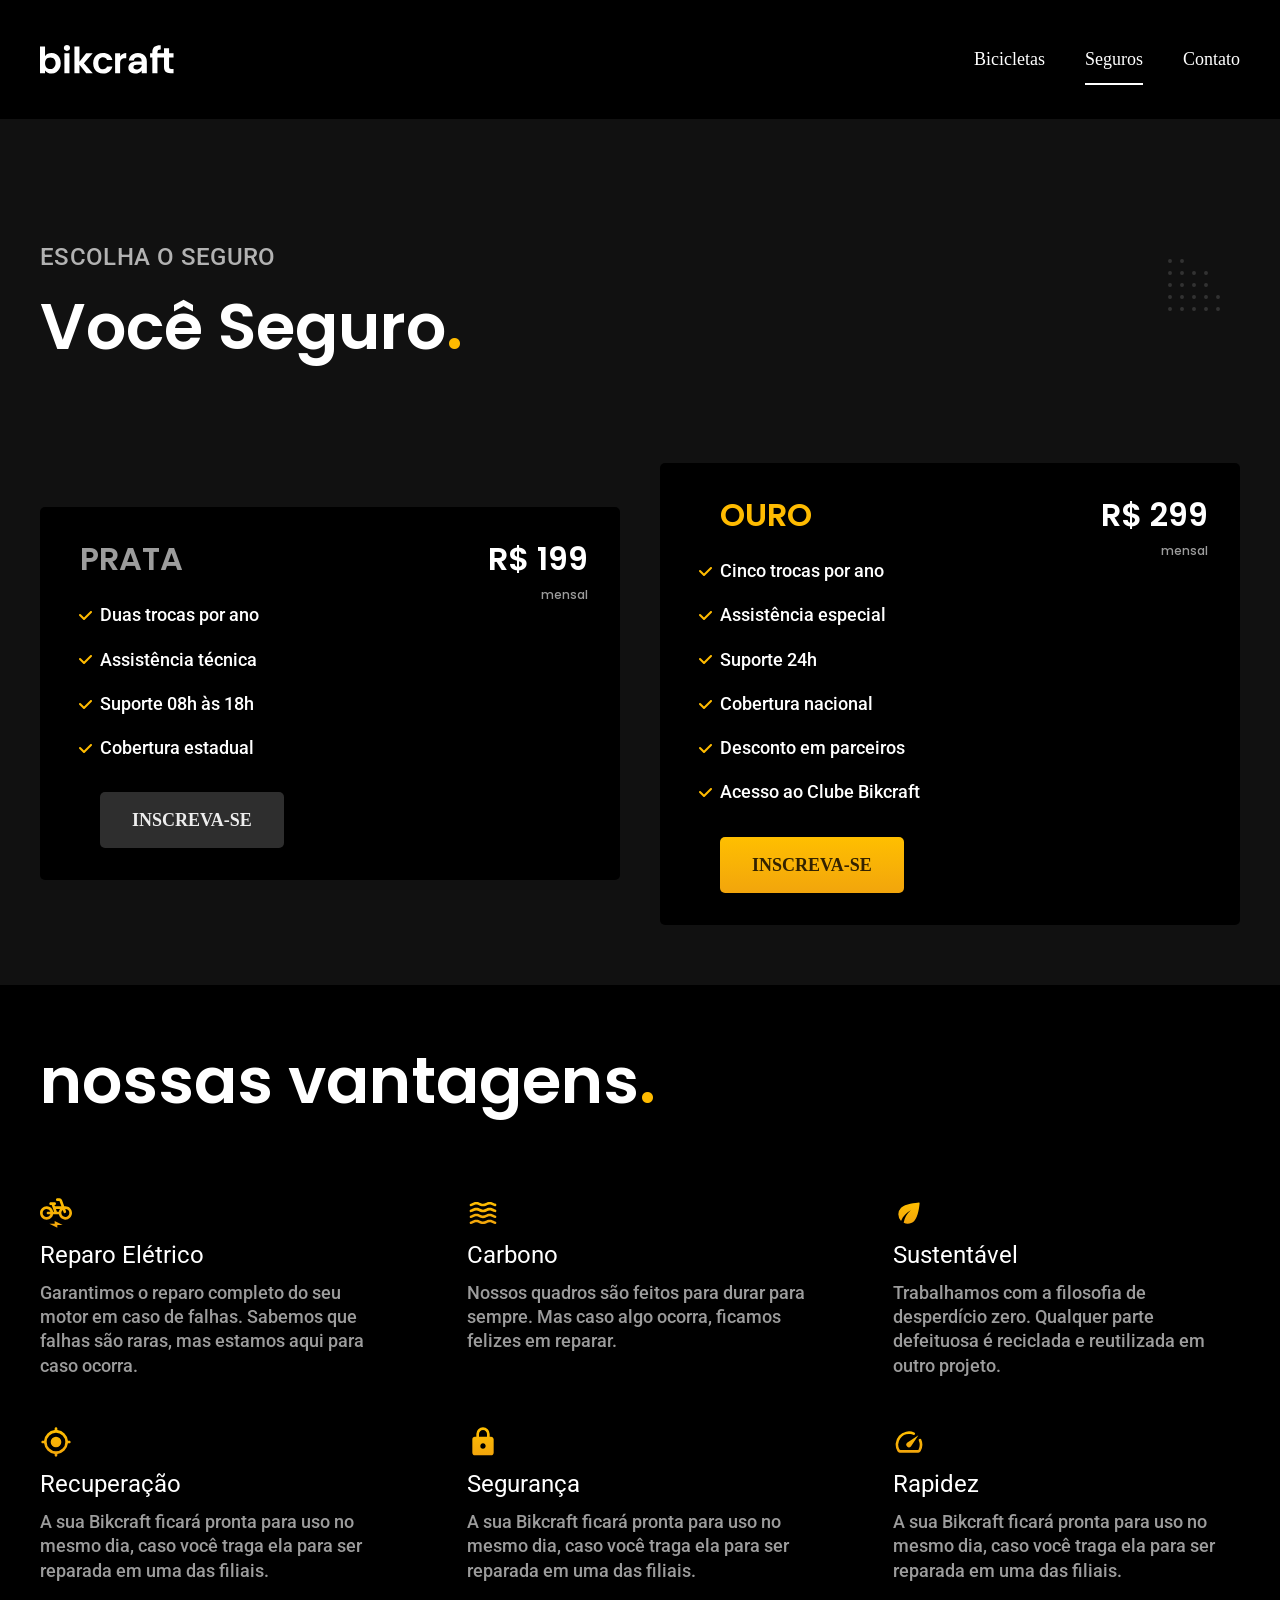
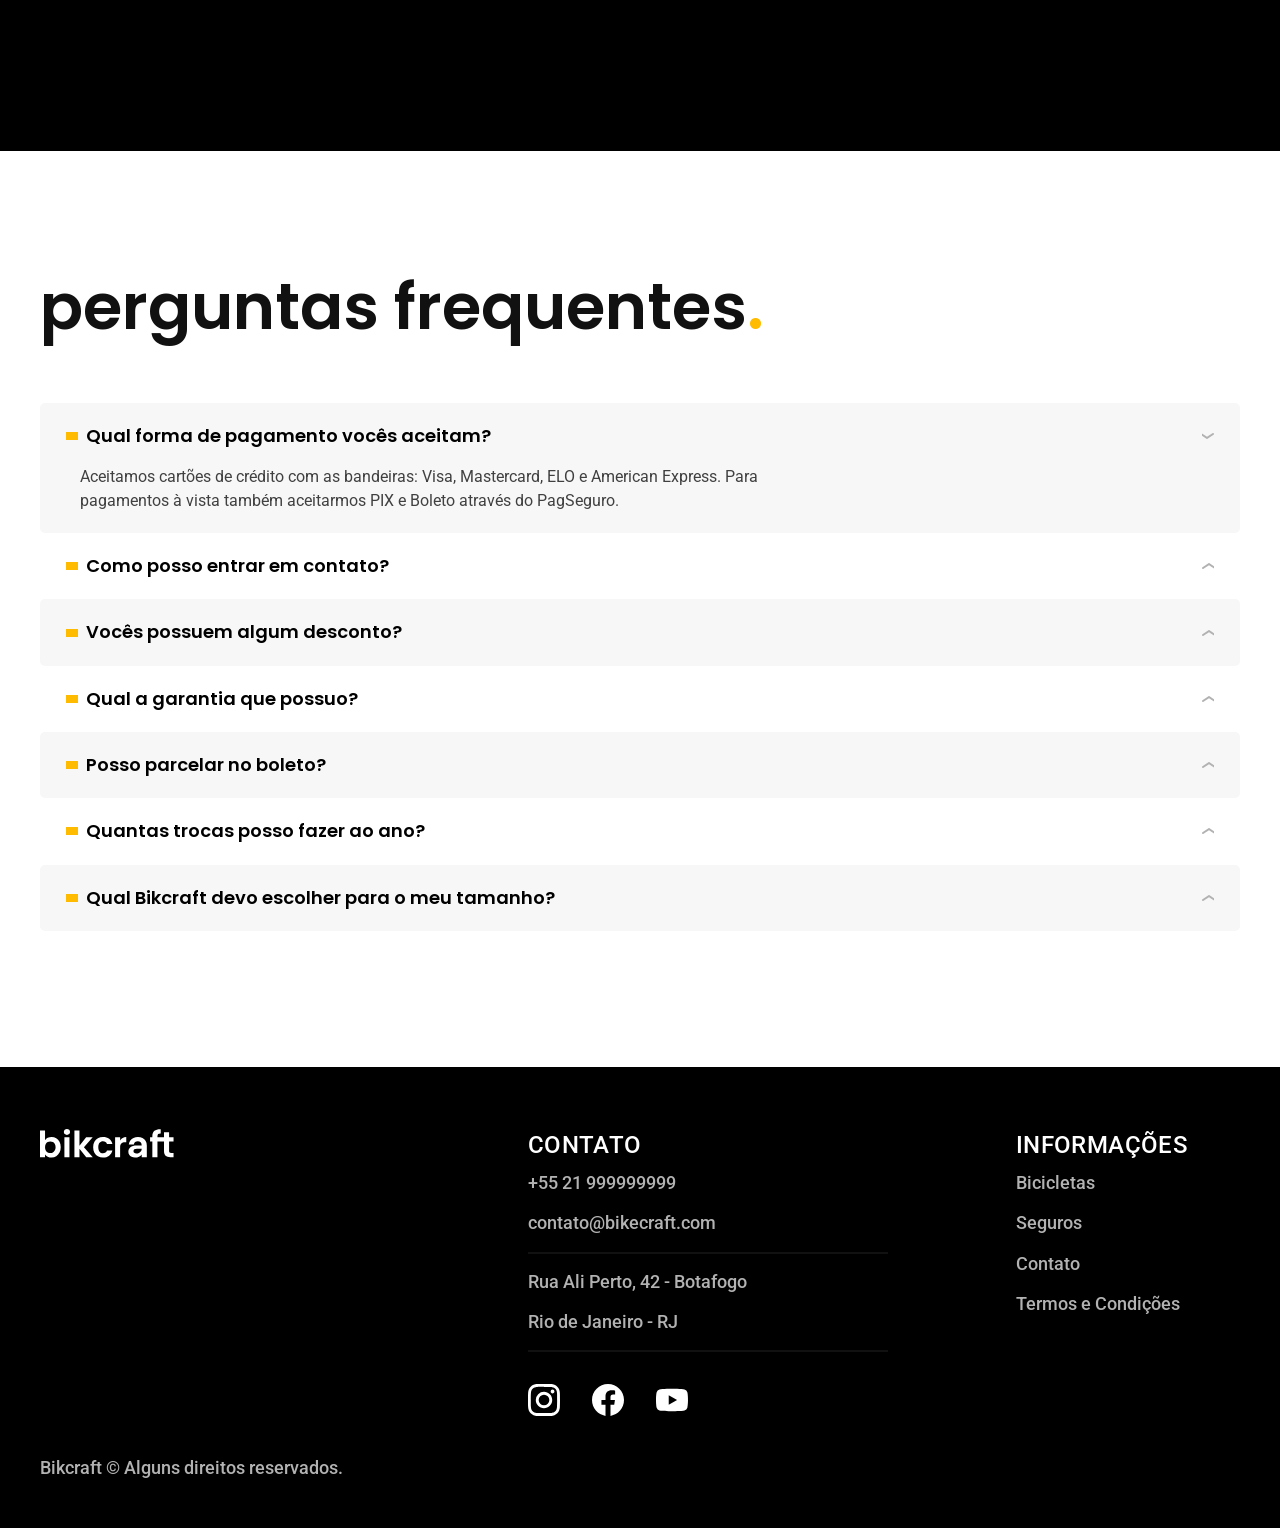
<file: seguros.html>
<!DOCTYPE html>
<html lang="pt-br">

<head>
  <meta charset="UTF-8">
  <meta name="viewport" content="width=device-width, initial-scale=1.0">

  <link rel="icon" href="img/favicon.svg" type="image/svg+xml">
  <link rel="stylesheet" href="CSS/style.min.css">
  <link rel="preconnect" href="https://fonts.googleapis.com">
  <link rel="preconnect" href="https://fonts.gstatic.com" crossorigin>
  <link href="https://fonts.googleapis.com/css2?family=Poppins:ital,wght@0,100;0,200;0,300;0,400;0,500;0,600;0,700;0,800;0,900;1,100;1,200;1,300;1,400;1,500;1,600;1,700;1,800;1,900&family=Roboto:ital,wght@0,100..900;1,100..900&display=swap" rel="stylesheet">
  <title>Seguros | Bikecraft</title>
  <script>document.documentElement.classList.add("js"); </script>
</head>

<body id="seguros">
  <header class="header-bg">
    <div class="header container">
      <a href="./"><img src="img/bikcraft.svg" alt="Bicicletas-eletricas-pretas"></a>
      <ul class="header-menu font-1-l">
        <li><a href="./bicicletas.html">Bicicletas</a></li>
        <li><a href="./seguros.html">Seguros</a></li>
        <li><a href="./contato.html">Contato</a></li>
      </ul>
    </div>
  </header>

  <main class="seguros-bg">
    <div class="termo-bg">
      <div class="titulo container">
        <p class="font-2-l-b cor-5">Escolha o seguro</p>
        <h1 class="font-1-xxl cor-0">Você Seguro<span class="cor-p1">.</span></h1>
      </div>
    </div>
    <div class="seguros container fadeInLeft" data-anime="200">
      <div class="seguros-item">
        <h3 class="font-1-xl cor-6 fadeInLeft">PRATA</h3>
        <span class="font-1-xl cor-0">R$ 199</span> <span class="font-1-xs cor-6">mensal</span>
        <ul class="font-2-m cor-0">
          <li>Duas trocas por ano</li>
          <li>Assistência técnica</li>
          <li>Suporte 08h às 18h</li>
          <li>Cobertura estadual</li>
        </ul>
        <a href="orcamento.html?tipo=seguro&produto=prata" class="botao secundario">inscreva-se</a>
      </div>

      <div class="seguros-item fadeInRight" data-anime="400">
        <h3 class="font-1-xl cor-p1">OURO</h3>
        <span class="font-1-xl cor-0">R$ 299</span> <span class="font-1-xs cor-6">mensal</span>
        <ul class="font-2-m cor-0">
          <li>Cinco trocas por ano</li>
          <li>Assistência especial</li>
          <li>Suporte 24h</li>
          <li>Cobertura nacional</li>
          <li>Desconto em parceiros</li>
          <li>Acesso ao Clube Bikcraft</li>
        </ul>
        <a href="orcamento.html?tipo=seguro&produto=ouro" class="botao">inscreva-se</a>
      </div>
    </div>
  </main>
  <article class="vantagens-bg">
    <div class="container">
      <h2 class="font-1-xxl cor-0">nossas vantagens<span class="cor-p1">.</span></h2>
      <ul class=" vantagens-list font-2-m cor-6">
        <li>
          <img src="img/icones/eletrica.svg" alt="">
          <h3 class="cor-0 font-2-l ">Reparo Elétrico</h3>
          <p>Garantimos o reparo completo do seu motor em caso de falhas. Sabemos que falhas são raras, mas estamos aqui para caso ocorra.</p>
        </li>
        <li>
          <img src="img/icones/carbono.svg" alt="">
          <h3 class="cor-0 font-2-l ">Carbono</h3>
          <p>Nossos quadros são feitos para durar para sempre. Mas caso algo ocorra, ficamos felizes em reparar.</p>
        </li>
        <li>
          <img src="img/icones/sustentavel.svg" alt="">
          <h3 class="cor-0 font-2-l ">Sustentável</h3>
          <p>Trabalhamos com a filosofia de desperdício zero. Qualquer parte defeituosa é reciclada e reutilizada em outro projeto.</p>
        </li>
        <li>
          <img src="img/icones/rastreador.svg" alt="">
          <h3 class="cor-0 font-2-l ">Recuperação</h3>
          <p>A sua Bikcraft ficará pronta para uso no mesmo dia, caso você traga ela para ser reparada em uma das filiais.</p>
        </li>
        <li>
          <img src="img/icones/seguro.svg" alt="">
          <h3 class="cor-0 font-2-l ">Segurança</h3>
          <p>A sua Bikcraft ficará pronta para uso no mesmo dia, caso você traga ela para ser reparada em uma das filiais.</p>
        </li>
        <li>
          <img src="img/icones/velocidade.svg" alt="">
          <h3 class="cor-0 font-2-l ">Rapidez</h3>
          <p>A sua Bikcraft ficará pronta para uso no mesmo dia, caso você traga ela para ser reparada em uma das filiais.</p>
        </li>
      </ul>
    </div>
  </article>
  <article class=" perguntas container">
    <h2 class="font-1-xxl cor-11">perguntas frequentes<span class="cor-p1">.</span></h2>
    <dl>

      <div>
        <dt><button class="font-1-m-b" aria-controls="pergunta1" aria-expanded="true">Qual forma de pagamento vocês aceitam?</button></dt>
        <dd id="pergunta1" class="font-2-s cor-9 ativa">Aceitamos cartões de crédito com as bandeiras: Visa, Mastercard, ELO e American Express. Para pagamentos à vista também aceitarmos PIX e Boleto através do PagSeguro.</dd>
      </div>

      <div>
        <dt><button class="font-1-m-b " aria-controls="pergunta2" aria-expanded="false">Como posso entrar em contato?</button></dt>
        <dd id="pergunta2" class="font-2-s cor-9">Aceitamos cartões de crédito com as bandeiras: Visa, Mastercard, ELO e American Express. Para pagamentos à vista também aceitarmos PIX e Boleto através do PagSeguro.</dd>
      </div>

      <div>
        <dt><button class="font-1-m-b " aria-controls="pergunta3" aria-expanded="false">Vocês possuem algum desconto?</button></dt>
        <dd id="pergunta3" class="font-2-s cor-9">Aceitamos cartões de crédito com as bandeiras: Visa, Mastercard, ELO e American Express. Para pagamentos à vista também aceitarmos PIX e Boleto através do PagSeguro.</dd>
      </div>

      <div>
        <dt><button class="font-1-m-b " aria-controls="pergunta4" aria-expanded="false">Qual a garantia que possuo?</button></dt>
        <dd id="pergunta4" class="font-2-s cor-9">Aceitamos cartões de crédito com as bandeiras: Visa, Mastercard, ELO e American Express. Para pagamentos à vista também aceitarmos PIX e Boleto através do PagSeguro.</dd>
      </div>
      <div>
        <dt><button class="font-1-m-b " aria-controls="pergunta5" aria-expanded="false">Posso parcelar no boleto?</button></dt>
        <dd id="pergunta5" class="font-2-s cor-9">Aceitamos cartões de crédito com as bandeiras: Visa, Mastercard, ELO e American Express. Para pagamentos à vista também aceitarmos PIX e Boleto através do PagSeguro.</dd>
      </div>
      <div>
        <dt><button class="font-1-m-b " aria-controls="pergunta6" aria-expanded="false">Quantas trocas posso fazer ao ano?</button></dt>
        <dd id="pergunta6" class="font-2-s cor-9">Aceitamos cartões de crédito com as bandeiras: Visa, Mastercard, ELO e American Express. Para pagamentos à vista também aceitarmos PIX e Boleto através do PagSeguro.</dd>
      </div>
      <div>
        <dt><button class="font-1-m-b " aria-controls="pergunta7" aria-expanded="false">Qual Bikcraft devo escolher para o meu tamanho?</button></dt>
        <dd id="pergunta7" class="font-2-s cor-9">Aceitamos cartões de crédito com as bandeiras: Visa, Mastercard, ELO e American Express. Para pagamentos à vista também aceitarmos PIX e Boleto através do PagSeguro.</dd>
      </div>

    </dl>
  </article>

  <footer class="footer-bg">
    <div class="footer-conteudo container">
      <div class="footer-img"> <a href="./"><img src="img/bikcraft.svg" alt="bikecraft"></a></div>
      <div class="footer-contato">
        <h3 class="font-2-l-b cor-0">Contato</h3>
        <ul class=" footer-contato font-2-m cor-5">
          <li><a href="tel:+5521999999999">+55 21 999999999</a></li>
          <li><a href="mailto:contato@bikecraft.com">contato@bikecraft.com</a></li>
          <li>Rua Ali Perto, 42 - Botafogo</li>
          <li>Rio de Janeiro - RJ</li>
        </ul>
        <div class="footer-redes">
          <a class="insta" href="https://www.instagram.com/_hozin/" target="_blank"><img src="img/redes/instagram.svg" alt="instagram"></a>
          <a class="face" href="https://www.facebook.com/profile.php?id=100072229151881" target="_blank"><img src="img/redes/facebook.svg" alt="facebook"></a>
          <a class="you" href="https://www.youtube.com/" target="_blank"><img src="img/redes/youtube.svg" alt="youtube"></a>
        </div>
      </div>
      <div class="informacao">
        <h3 class="font-2-l-b cor-0">informações</h3>
        <nav>
          <ul class="font-2-m cor-5">
            <li><a href="./bicicletas.html">Bicicletas</a></li>
            <li><a href="./seguros.html">Seguros</a></li>
            <li><a href="./contato.html">Contato</a></li>
            <li><a href="./termos.html">Termos e Condições</a></li>
          </ul>
        </nav>
      </div>
      <p class=" font-2-m cor-5">Bikcraft © Alguns direitos reservados.</p>
    </div>
  </footer>
  <script src="Js/plugin/simple-anime.js"></script>
  <script src="./Js/script.js"></script>
</body>

</html>
</file>
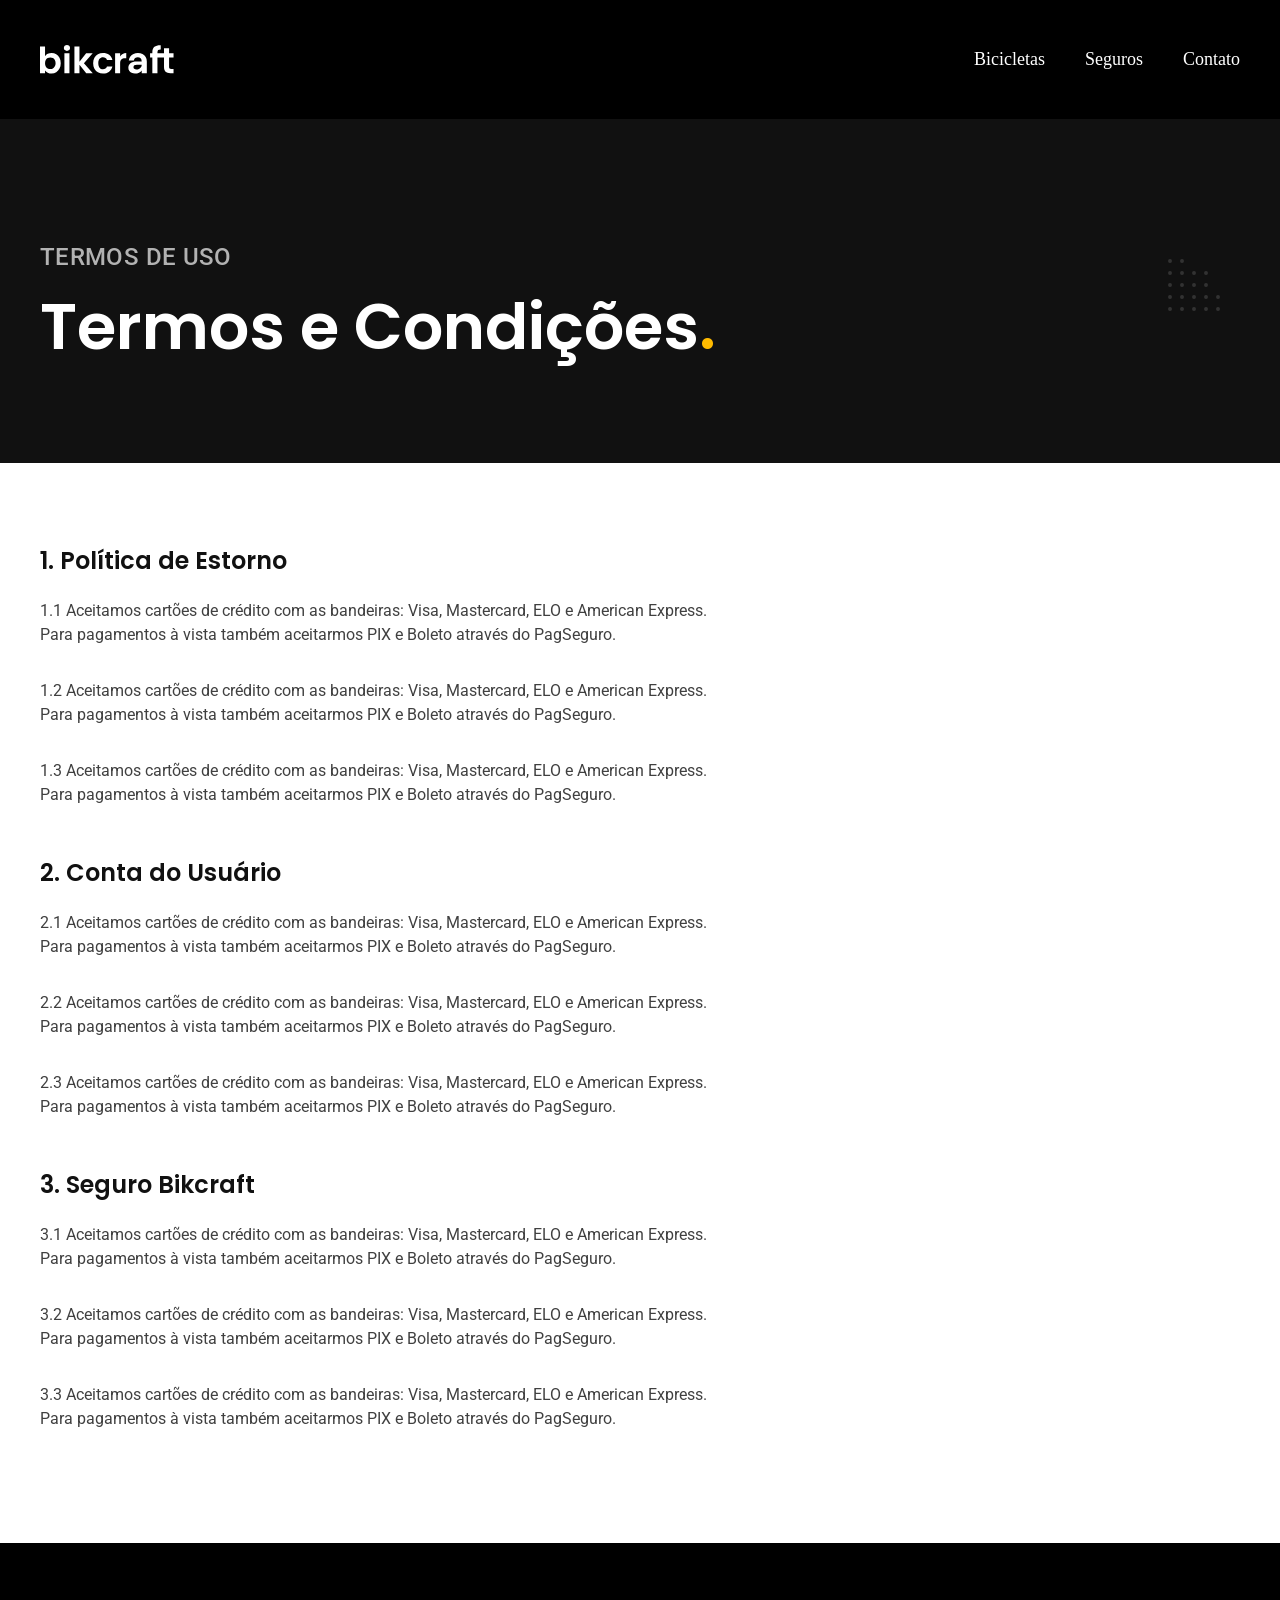
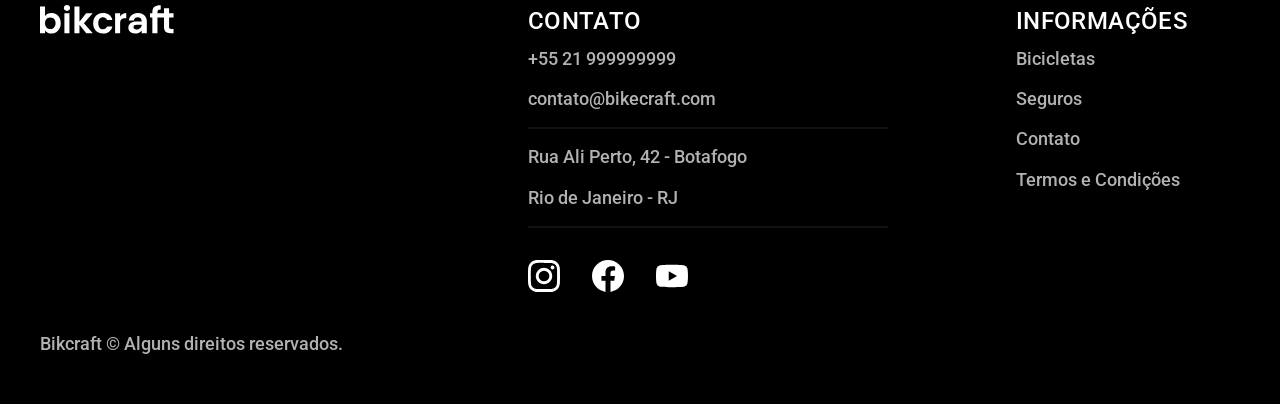
<file: termos.html>
<!DOCTYPE html>
<html lang="pt-br">


<head>
  <meta charset="UTF-8">
  <meta name="viewport" content="width=device-width, initial-scale=1.0">

  <link rel="icon" href="img/favicon.svg" type="image/svg+xml">
  <link rel="stylesheet" href="CSS/style.min.css">
  <link rel="preconnect" href="https://fonts.googleapis.com">
  <link rel="preconnect" href="https://fonts.gstatic.com" crossorigin>
  <link href="https://fonts.googleapis.com/css2?family=Poppins:ital,wght@0,100;0,200;0,300;0,400;0,500;0,600;0,700;0,800;0,900;1,100;1,200;1,300;1,400;1,500;1,600;1,700;1,800;1,900&family=Roboto:ital,wght@0,100..900;1,100..900&display=swap" rel="stylesheet">
  <title>Termos e Condições | Bikecraft</title>
  <script>document.documentElement.classList.add("js"); </script>
</head>

<body id="termos">
  <header class="header-bg">
    <div class="header container ">
      <a href="./"><img src="img/bikcraft.svg" alt="Bicicletas-eletricas-pretas"></a>
      <ul class="header-menu font-1-l">
        <li><a href="./bicicletas.html">Bicicletas</a></li>
        <li><a href="./seguros.html">Seguros</a></li>
        <li><a href="./contato.html">Contato</a></li>
      </ul>
    </div>
  </header>

  <main>
    <div class="termo-bg">
      <div class="titulo container fadeInDown" data-anime="400">
        <p class="font-2-l-b cor-5">termos de uso</p>
        <h1 class="font-1-xxl cor-0">Termos e Condições<span class="cor-p1">.</span></h1>
      </div>
    </div>
    <div class="container termos font-2-s cor-10 fadeInDown" data-anime="600">
      <h2 class="font-1-l cor-11">1. Política de Estorno</h2>
      <p>
        1.1 Aceitamos cartões de crédito com as bandeiras: Visa, Mastercard, ELO e American Express. Para pagamentos à vista também aceitarmos PIX e Boleto através do PagSeguro.

      </p>

      <p>
        1.2 Aceitamos cartões de crédito com as bandeiras: Visa, Mastercard, ELO e American Express. Para pagamentos à vista também aceitarmos PIX e Boleto através do PagSeguro.
      </p>
      <p>
        1.3 Aceitamos cartões de crédito com as bandeiras: Visa, Mastercard, ELO e American Express. Para pagamentos à vista também aceitarmos PIX e Boleto através do PagSeguro.
      </p>
      <h2 class="font-1-l cor-11">2. Conta do Usuário</h2>
      <p>2.1 Aceitamos cartões de crédito com as bandeiras: Visa, Mastercard, ELO e American Express. Para pagamentos à vista também aceitarmos PIX e Boleto através do PagSeguro.</p>

      <p>2.2 Aceitamos cartões de crédito com as bandeiras: Visa, Mastercard, ELO e American Express. Para pagamentos à vista também aceitarmos PIX e Boleto através do PagSeguro.</p>

      <p>2.3 Aceitamos cartões de crédito com as bandeiras: Visa, Mastercard, ELO e American Express. Para pagamentos à vista também aceitarmos PIX e Boleto através do PagSeguro.</p>
      <h2 class="font-1-l cor-11">3. Seguro Bikcraft</h2>
      <p>3.1 Aceitamos cartões de crédito com as bandeiras: Visa, Mastercard, ELO e American Express. Para pagamentos à vista também aceitarmos PIX e Boleto através do PagSeguro.</p>

      <p>3.2 Aceitamos cartões de crédito com as bandeiras: Visa, Mastercard, ELO e American Express. Para pagamentos à vista também aceitarmos PIX e Boleto através do PagSeguro.</p>

      <p>3.3 Aceitamos cartões de crédito com as bandeiras: Visa, Mastercard, ELO e American Express. Para pagamentos à vista também aceitarmos PIX e Boleto através do PagSeguro.</p>


    </div>
  </main>

  <footer class="footer-bg">
    <div class="footer-conteudo container">
      <div class="footer-img"> <a href="./"><img src="img/bikcraft.svg" alt="bikecraft"></a></div>
      <div class="footer-contato">
        <h3 class="font-2-l-b cor-0">Contato</h3>
        <ul class=" footer-contato font-2-m cor-5">
          <li><a href="tel:+5521999999999">+55 21 999999999</a></li>
          <li><a href="mailto:contato@bikecraft.com">contato@bikecraft.com</a></li>
          <li>Rua Ali Perto, 42 - Botafogo</li>
          <li>Rio de Janeiro - RJ</li>
        </ul>
        <div class="footer-redes">
          <a class="insta" href="https://www.instagram.com/_hozin/" target="_blank"><img src="img/redes/instagram.svg" alt="instagram"></a>
          <a class="face" href="https://www.facebook.com/profile.php?id=100072229151881" target="_blank"><img src="img/redes/facebook.svg" alt="facebook"></a>
          <a class="you" href="https://www.youtube.com/" target="_blank"><img src="img/redes/youtube.svg" alt="youtube"></a>
        </div>
      </div>
      <div class="informacao">
        <h3 class="font-2-l-b cor-0">informações</h3>
        <nav>
          <ul class="font-2-m cor-5">
            <li><a href="./bicicletas.html">Bicicletas</a></li>
            <li><a href="./seguros.html">Seguros</a></li>
            <li><a href="./contato.html">Contato</a></li>
            <li><a href="./termos.html">Termos e Condições</a></li>
          </ul>
        </nav>
      </div>
      <p class=" font-2-m cor-5">Bikcraft © Alguns direitos reservados.</p>
    </div>
  </footer>
  <script src="Js/plugin/simple-anime.js"></script>
  <script src="./Js/script.js"></script>
</body>

</html>
</file>
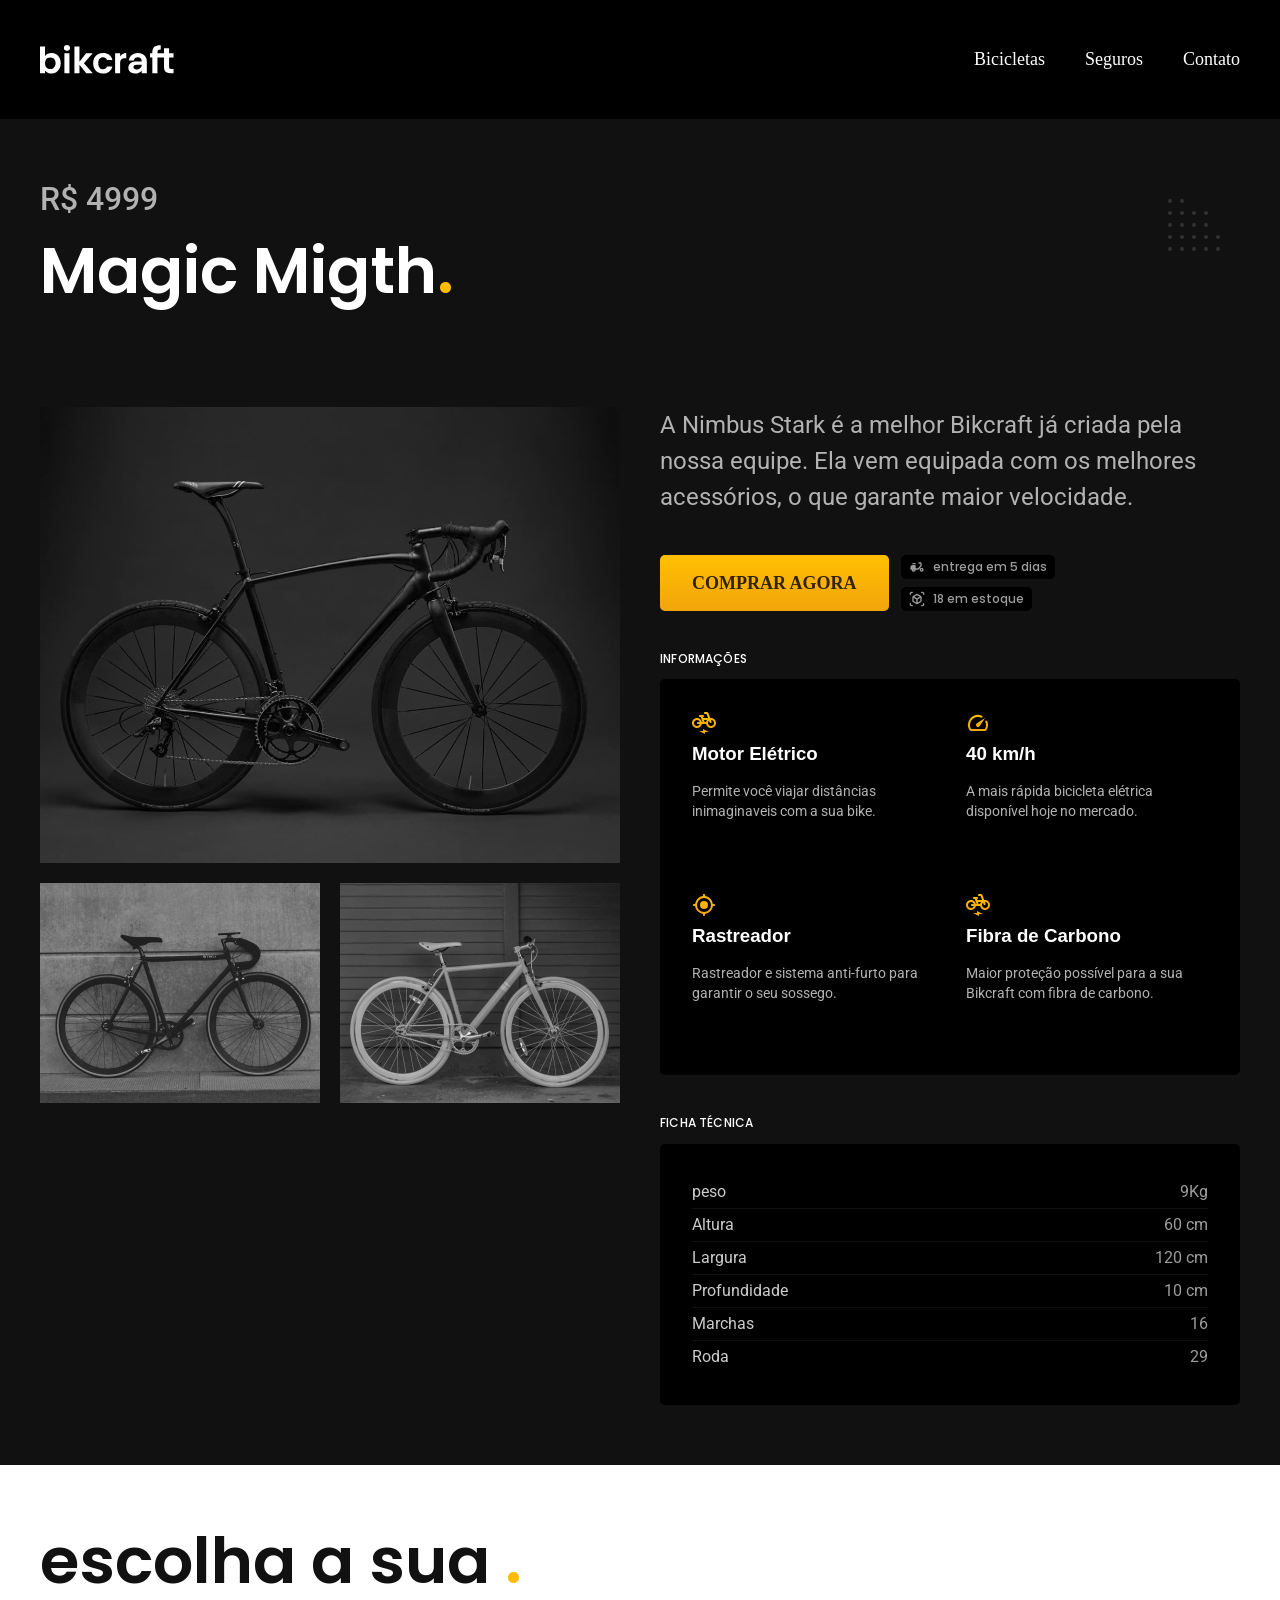
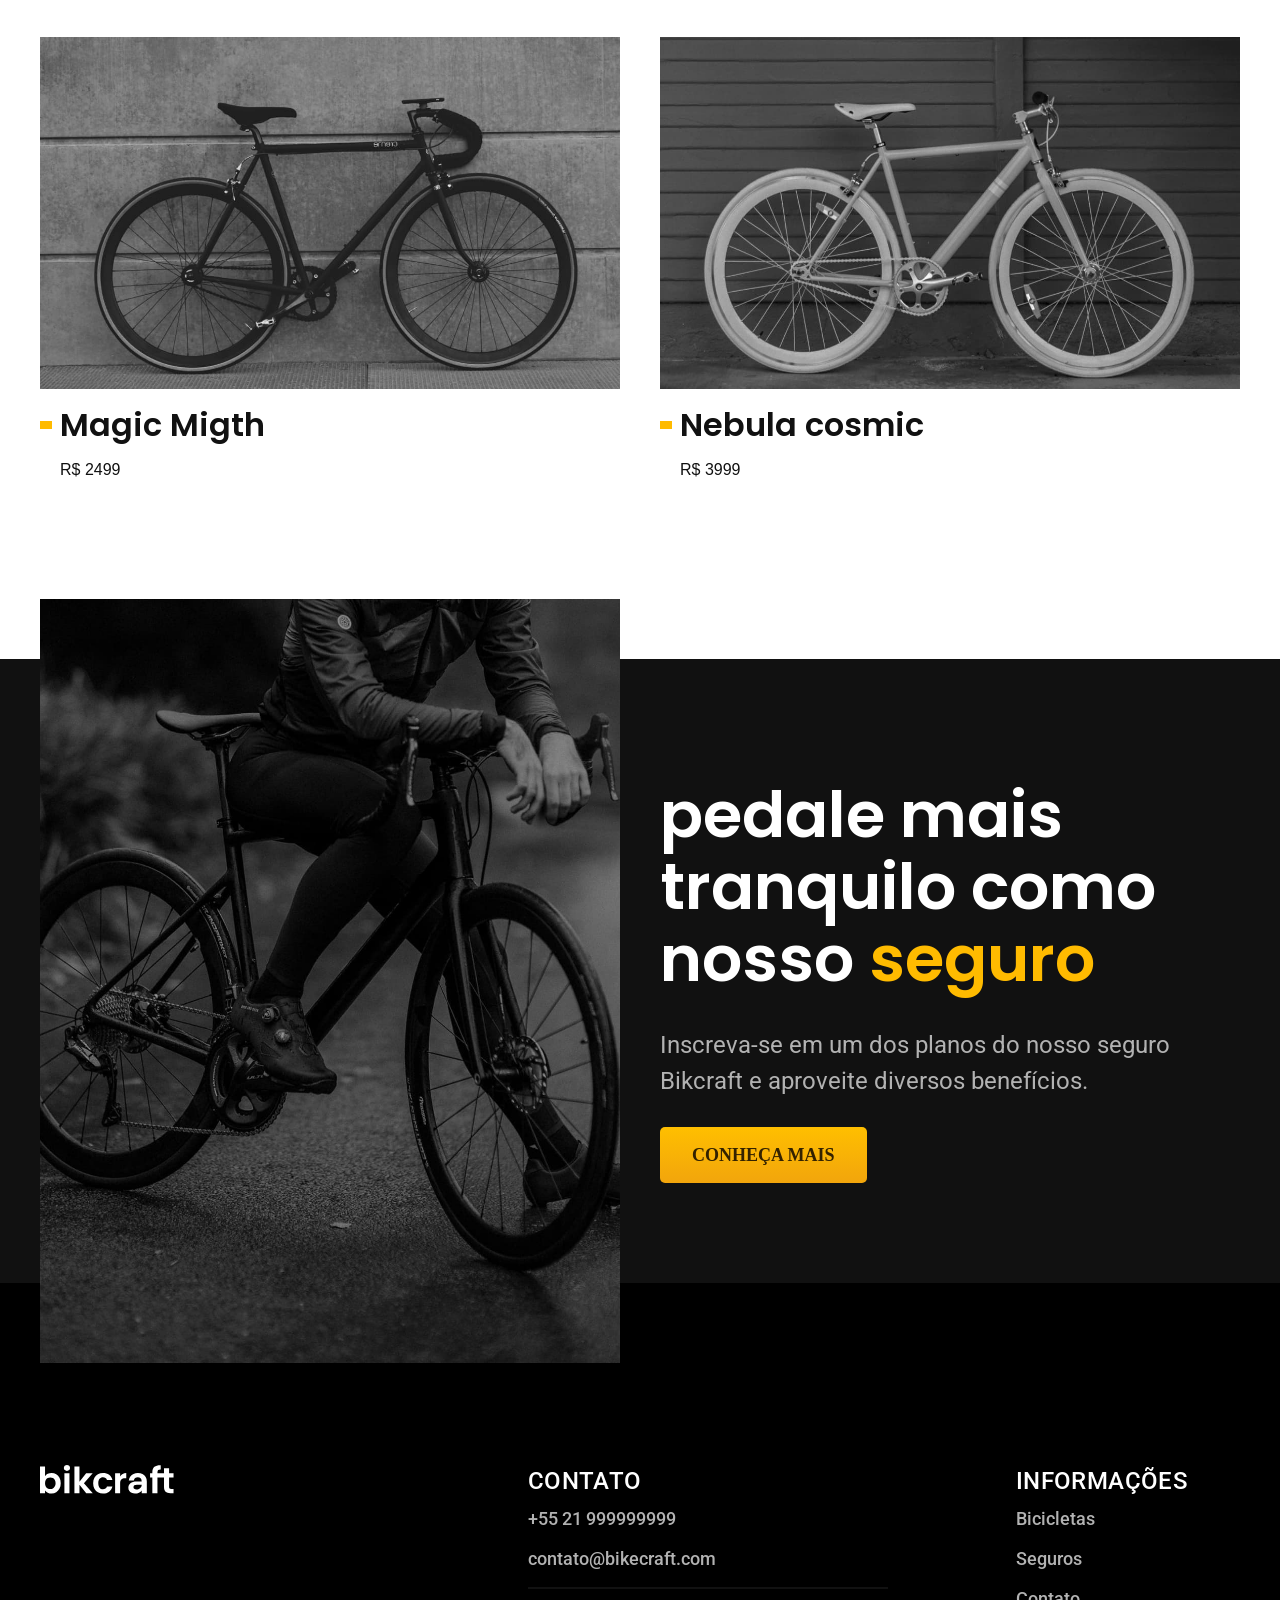
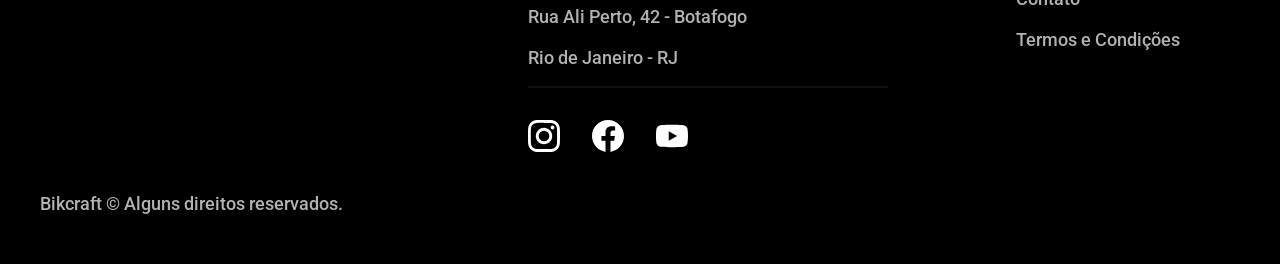
<file: bicicletas/magic.html>
<!DOCTYPE html>
<html lang="pt-br">

<head>
  <meta charset="UTF-8">
  <meta name="viewport" content="width=device-width, initial-scale=1.0">

  <link rel="icon" href="../img/favicon.svg" type="image/svg+xml">
   <link rel="stylesheet" href="../CSS/style.min.css">
  <link rel="preconnect" href="https://fonts.googleapis.com">
  <link rel="preconnect" href="https://fonts.gstatic.com" crossorigin>
  <link href="https://fonts.googleapis.com/css2?family=Poppins:ital,wght@0,100;0,200;0,300;0,400;0,500;0,600;0,700;0,800;0,900;1,100;1,200;1,300;1,400;1,500;1,600;1,700;1,800;1,900&family=Roboto:ital,wght@0,100..900;1,100..900&display=swap" rel="stylesheet">
  <title>Magic | Bikecraft</title>
  <script>document.documentElement.classList.add("js"); </script>
</head>

<body id="bicicletas">
  <header class="header-bg">
    <div class="header container">
      <a href="../index.html"><img src="../img/bikcraft.svg" alt="Bicicletas-eletricas-pretas"></a>
      <ul class="header-menu font-1-l">
        <li><a href="../bicicletas.html">Bicicletas</a></li>
        <li><a href="../seguros.html">Seguros</a></li>
        <li><a href="../contato.html">Contato</a></li>
      </ul>
    </div>
  </header>

  <main class="nimbus-bg">
    <div>
      <div class="titulo container">
        <p class="font-2-xl cor-5">R$ 4999</p>
        <h1 class="font-1-xxl cor-0">Magic Migth<span class="cor-p1">.</span></h1>
      </div>
    </div>
    <div class="bike-conteudo container">
      <div class="bike-galeria">
        <img src="../img/bicicleta/nimbus1.jpg" alt="bicicleta-preta-nimbus-starks">
        <img src="../img/bicicleta/nimbus2.jpg" alt="bicicleta-preta-nimbus-starks">
        <img src="../img/bicicleta/nimbus3.jpg" alt="bicicleta-preta-nimbus-starks">
      </div>
      <div class="bike-txt">
        <p class=" font-2-l cor-5">A Nimbus Stark é a melhor Bikcraft já criada pela nossa equipe. Ela vem equipada com os melhores acessórios, o que garante maior velocidade.</p>
        <div class="bike-compra">
          <a class="botao" href="../orcamento.html?tipo=bikcraft&produto=magic">comprar agora</a>
          <span class="font-1-xs cor-6"> <img src="../img/icones/entrega.svg" alt="">entrega em 5 dias</span>
          <span class="font-1-xs cor-6"> <img src="../img/icones/estoque.svg" alt="">18 em estoque</span>
        </div>
        <h2 class="font-1-xs cor-0">informações</h2>
        <ul class="bike-info">
          <li>
            <img src="../img/icones/eletrica.svg" alt="">
            <h3 class="font-1-, cor-0">Motor Elétrico</h3>
            <p class="font-2-xs cor-5">Permite você viajar distâncias inimaginaveis com a sua bike.</p>
          </li>
          <li>
            <img src="../img/icones/velocidade.svg" alt="">
            <h3 class="font-1-, cor-0">40 km/h</h3>
            <p class="font-2-xs cor-5">A mais rápida bicicleta elétrica disponível hoje no mercado. </p>
          </li>
          <li>
            <img src="../img/icones/rastreador.svg" alt="">
            <h3 class="font-1-, cor-0">Rastreador</h3>
            <p class="font-2-xs cor-5">Rastreador e sistema anti-furto para garantir o seu sossego.</p>
          </li>
          <li>
            <img src="../img/icones/eletrica.svg" alt="">
            <h3 class="font-1-, cor-0">Fibra de Carbono</h3>
            <p class="font-2-xs cor-5">Maior proteção possível para a sua Bikcraft com fibra de carbono.</p>
          </li>
        </ul>
        <h2 class="font-1-xs cor-0">Ficha técnica</h2>
        <ul class="bike-ficha font-2-s cor-4">
          <li>peso <span>9Kg</span></li>
          <li>Altura <span>60 cm</span></li>
          <li>Largura <span>120 cm</span></li>
          <li>Profundidade <span>10 cm</span></li>
          <li>Marchas <span>16</span></li>
          <li>Roda <span>29</span></li>
        </ul>
      </div>
    </div>
  </main>
  <article class="bicicletas container">
    <h2 class="font-1-xxl bicicleta-txt ">escolha a sua <span>.</span></h2>
    <ul class="bicicletas-lista">
      <li>
        <a href="../magic.html">
          <img src="../img/bicicletas/magic.jpg" alt="bicicleta preta">
          <h3 class="font-1-xl">Magic Migth</h3>
          <span>R$ 2499</span>
        </a>
      <li>
        <a href="../nebula.html">
          <img src="../img/bicicletas/nebula.jpg" alt="bicicleta preta">
          <h3 class="font-1-xl">Nebula cosmic</h3>
          <span>R$ 3999</span>
        </a>
      </li>
    </ul>
  </article>
  <article class="seguro-bg">
    <div class="seguro container">
      <div class="seguro-imagem">
        <img src="../img/fotos/seguros.jpg" alt="pessoa para em cima de uma bicicleta">
      </div>
      <div class="seguro-conteudo">
        <h2 class="font-1-xxl cor-0">pedale mais tranquilo como nosso <span class="cor-p1">seguro</span></h2>
        <p class="font-2-l cor-5">Inscreva-se em um dos planos do nosso seguro Bikcraft e aproveite diversos benefícios.</p>
        <a class="botao" href="../seguros.html">Conheça mais</a>
      </div>
    </div>

  </article>


  <footer class="footer-bg">
    <div class="footer-conteudo container">
      <div class="footer-img"> <a href="../index.html"><img src="../img/bikcraft.svg" alt="bikecraft"></a></div>
      <div class="footer-contato">
        <h3 class="font-2-l-b cor-0">Contato</h3>
        <ul class=" footer-contato font-2-m cor-5">
          <li><a href="tel:+5521999999999">+55 21 999999999</a></li>
          <li><a href="mailto:contato@bikecraft.com">contato@bikecraft.com</a></li>
          <li>Rua Ali Perto, 42 - Botafogo</li>
          <li>Rio de Janeiro - RJ</li>
        </ul>
        <div class="footer-redes">
          <a class="insta" href="https://www.instagram.com/_hozin/" target="_blank"><img src="../img/redes/instagram.svg" alt="instagram"></a>
          <a class="face" href="https://www.facebook.com/profile.php?id=100072229151881" target="_blank"><img src="../img/redes/facebook.svg" alt="facebook"></a>
          <a class="you" href="https://www.youtube.com/" target="_blank"><img src="../img/redes/youtube.svg" alt="youtube"></a>
        </div>
      </div>
      <div class="informacao">
        <h3 class="font-2-l-b cor-0">informações</h3>
        <nav>
          <ul class="font-2-m cor-5">
            <li><a href="./bicicletas.html">Bicicletas</a></li>
            <li><a href="./seguros.html">Seguros</a></li>
            <li><a href="./contato.html">Contato</a></li>
            <li><a href="./termos.html">Termos e Condições</a></li>
          </ul>
        </nav>
      </div>
      <p class=" font-2-m cor-5">Bikcraft © Alguns direitos reservados.</p>
    </div>
  </footer>
  <script src="../Js/script.js"></script>
</body>

</html>
</file>
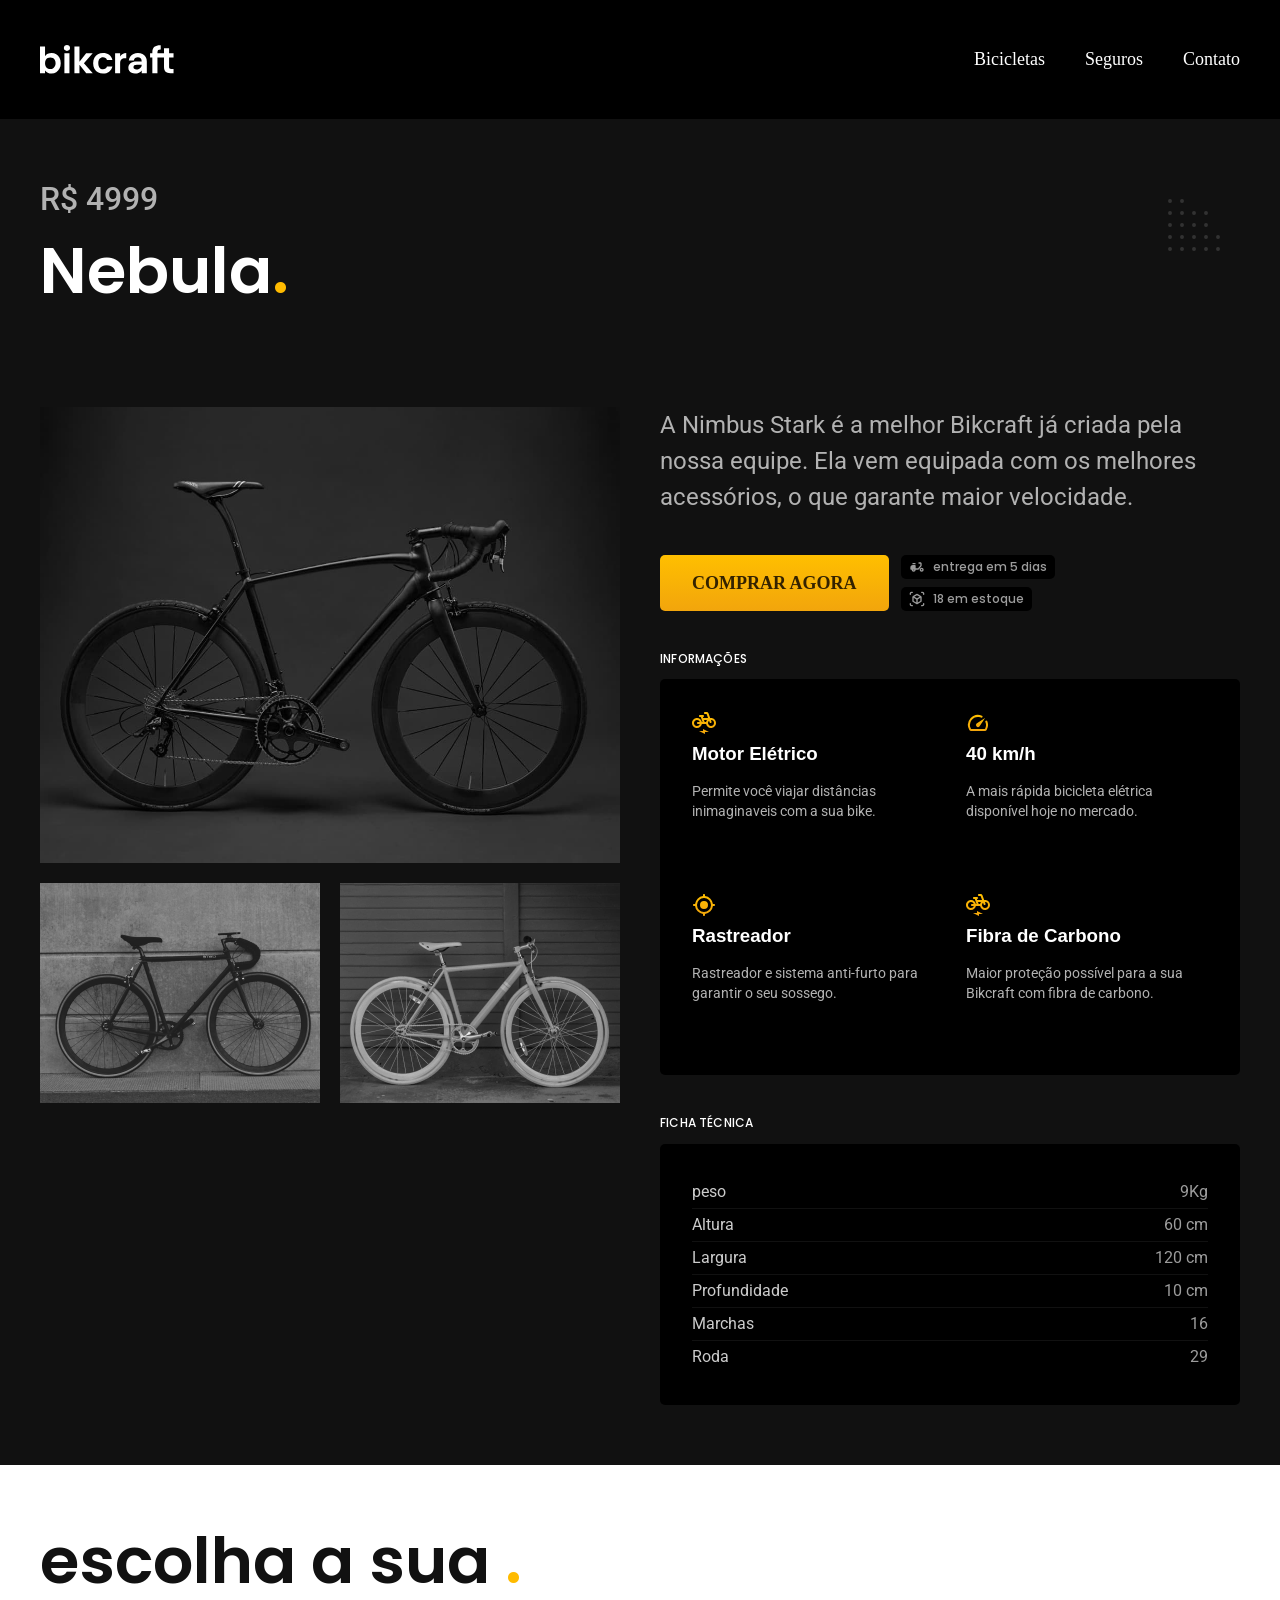
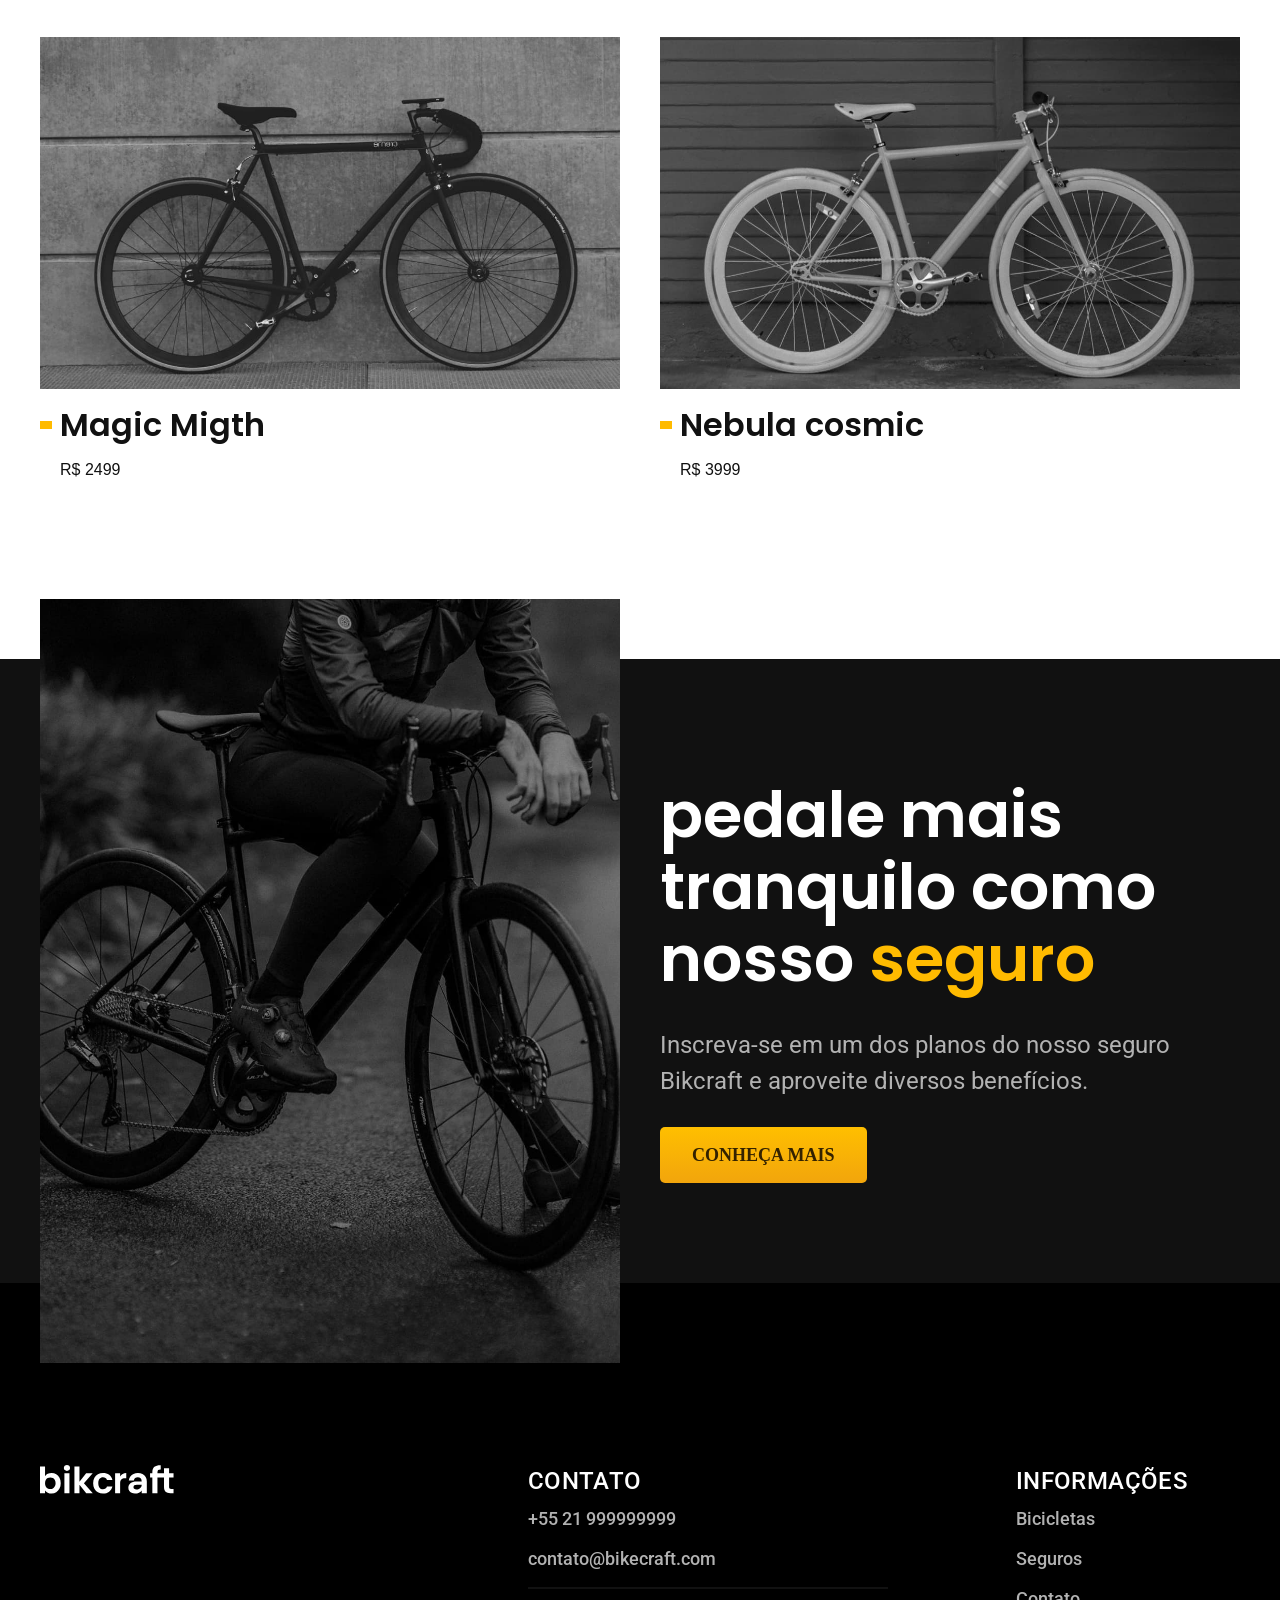
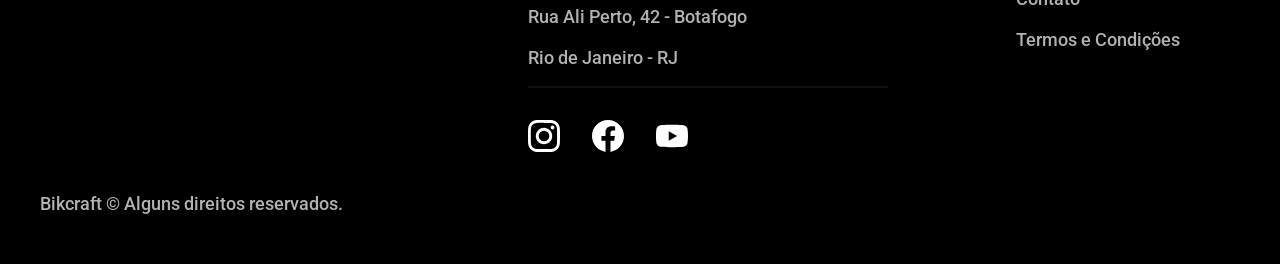
<file: bicicletas/nebula.html>
<!DOCTYPE html>
<html lang="pt-br">

<head>
  <meta charset="UTF-8">
  <meta name="viewport" content="width=device-width, initial-scale=1.0">

  <link rel="icon" href="../img/favicon.svg" type="image/svg+xml">
   <link rel="stylesheet" href="../CSS/style.min.css">
  <link rel="preconnect" href="https://fonts.googleapis.com">
  <link rel="preconnect" href="https://fonts.gstatic.com" crossorigin>
  <link href="https://fonts.googleapis.com/css2?family=Poppins:ital,wght@0,100;0,200;0,300;0,400;0,500;0,600;0,700;0,800;0,900;1,100;1,200;1,300;1,400;1,500;1,600;1,700;1,800;1,900&family=Roboto:ital,wght@0,100..900;1,100..900&display=swap" rel="stylesheet">
  <title>Nebula | Bikecraft</title>
  <script>document.documentElement.classList.add("js"); </script>
</head>

<body id="bicicletas">
  <header class="header-bg">
    <div class="header container">
      <a href="../index.html"><img src="../img/bikcraft.svg" alt="Bicicletas-eletricas-pretas"></a>
      <ul class="header-menu font-1-l">
        <li><a href="../bicicletas.html">Bicicletas</a></li>
        <li><a href="../seguros.html">Seguros</a></li>
        <li><a href="../contato.html">Contato</a></li>
      </ul>
    </div>
  </header>

  <main class="nimbus-bg">
    <div>
      <div class="titulo container">
        <p class="font-2-xl cor-5">R$ 4999</p>
        <h1 class="font-1-xxl cor-0">Nebula<span class="cor-p1">.</span></h1>
      </div>
    </div>
    <div class="bike-conteudo container">
      <div class="bike-galeria">
        <img src="../img/bicicleta/nimbus1.jpg" alt="bicicleta-preta-nimbus-starks">
        <img src="../img/bicicleta/nimbus2.jpg" alt="bicicleta-preta-nimbus-starks">
        <img src="../img/bicicleta/nimbus3.jpg" alt="bicicleta-preta-nimbus-starks">
      </div>
      <div class="bike-txt">
        <p class=" font-2-l cor-5">A Nimbus Stark é a melhor Bikcraft já criada pela nossa equipe. Ela vem equipada com os melhores acessórios, o que garante maior velocidade.</p>
        <div class="bike-compra">
          <a class="botao" href="../orcamento.html?tipo=bikcraft&produto=nebula">comprar agora</a>
          <span class="font-1-xs cor-6"> <img src="../img/icones/entrega.svg" alt="">entrega em 5 dias</span>
          <span class="font-1-xs cor-6"> <img src="../img/icones/estoque.svg" alt="">18 em estoque</span>
        </div>
        <h2 class="font-1-xs cor-0">informações</h2>
        <ul class="bike-info">
          <li>
            <img src="../img/icones/eletrica.svg" alt="">
            <h3 class="font-1-, cor-0">Motor Elétrico</h3>
            <p class="font-2-xs cor-5">Permite você viajar distâncias inimaginaveis com a sua bike.</p>
          </li>
          <li>
            <img src="../img/icones/velocidade.svg" alt="">
            <h3 class="font-1-, cor-0">40 km/h</h3>
            <p class="font-2-xs cor-5">A mais rápida bicicleta elétrica disponível hoje no mercado. </p>
          </li>
          <li>
            <img src="../img/icones/rastreador.svg" alt="">
            <h3 class="font-1-, cor-0">Rastreador</h3>
            <p class="font-2-xs cor-5">Rastreador e sistema anti-furto para garantir o seu sossego.</p>
          </li>
          <li>
            <img src="../img/icones/eletrica.svg" alt="">
            <h3 class="font-1-, cor-0">Fibra de Carbono</h3>
            <p class="font-2-xs cor-5">Maior proteção possível para a sua Bikcraft com fibra de carbono.</p>
          </li>
        </ul>
        <h2 class="font-1-xs cor-0">Ficha técnica</h2>
        <ul class="bike-ficha font-2-s cor-4">
          <li>peso <span>9Kg</span></li>
          <li>Altura <span>60 cm</span></li>
          <li>Largura <span>120 cm</span></li>
          <li>Profundidade <span>10 cm</span></li>
          <li>Marchas <span>16</span></li>
          <li>Roda <span>29</span></li>
        </ul>
      </div>
    </div>
  </main>
  <article class="bicicletas container">
    <h2 class="font-1-xxl bicicleta-txt ">escolha a sua <span>.</span></h2>
    <ul class="bicicletas-lista">
      <li>
        <a href="../magic.html">
          <img src="../img/bicicletas/magic.jpg" alt="bicicleta preta">
          <h3 class="font-1-xl">Magic Migth</h3>
          <span>R$ 2499</span>
        </a>
      <li>
        <a href="../nebula.html">
          <img src="../img/bicicletas/nebula.jpg" alt="bicicleta preta">
          <h3 class="font-1-xl">Nebula cosmic</h3>
          <span>R$ 3999</span>
        </a>
      </li>
    </ul>
  </article>
  <article class="seguro-bg">
    <div class="seguro container">
      <div class="seguro-imagem">
        <img src="../img/fotos/seguros.jpg" alt="pessoa para em cima de uma bicicleta">
      </div>
      <div class="seguro-conteudo">
        <h2 class="font-1-xxl cor-0">pedale mais tranquilo como nosso <span class="cor-p1">seguro</span></h2>
        <p class="font-2-l cor-5">Inscreva-se em um dos planos do nosso seguro Bikcraft e aproveite diversos benefícios.</p>
        <a class="botao" href="../seguros.html">Conheça mais</a>
      </div>
    </div>

  </article>


  <footer class="footer-bg">
    <div class="footer-conteudo container">
      <div class="footer-img"> <a href="../index.html"><img src="../img/bikcraft.svg" alt="bikecraft"></a></div>
      <div class="footer-contato">
        <h3 class="font-2-l-b cor-0">Contato</h3>
        <ul class=" footer-contato font-2-m cor-5">
          <li><a href="tel:+5521999999999">+55 21 999999999</a></li>
          <li><a href="mailto:contato@bikecraft.com">contato@bikecraft.com</a></li>
          <li>Rua Ali Perto, 42 - Botafogo</li>
          <li>Rio de Janeiro - RJ</li>
        </ul>
        <div class="footer-redes">
          <a class="insta" href="https://www.instagram.com/_hozin/" target="_blank"><img src="../img/redes/instagram.svg" alt="instagram"></a>
          <a class="face" href="https://www.facebook.com/profile.php?id=100072229151881" target="_blank"><img src="../img/redes/facebook.svg" alt="facebook"></a>
          <a class="you" href="https://www.youtube.com/" target="_blank"><img src="../img/redes/youtube.svg" alt="youtube"></a>
        </div>
      </div>
      <div class="informacao">
        <h3 class="font-2-l-b cor-0">informações</h3>
        <nav>
          <ul class="font-2-m cor-5">
            <li><a href="./bicicletas.html">Bicicletas</a></li>
            <li><a href="./seguros.html">Seguros</a></li>
            <li><a href="./contato.html">Contato</a></li>
            <li><a href="./termos.html">Termos e Condições</a></li>
          </ul>
        </nav>
      </div>
      <p class=" font-2-m cor-5">Bikcraft © Alguns direitos reservados.</p>
    </div>
  </footer>
  <script src="../Js/script.js"></script>
</body>

</html>
</file>
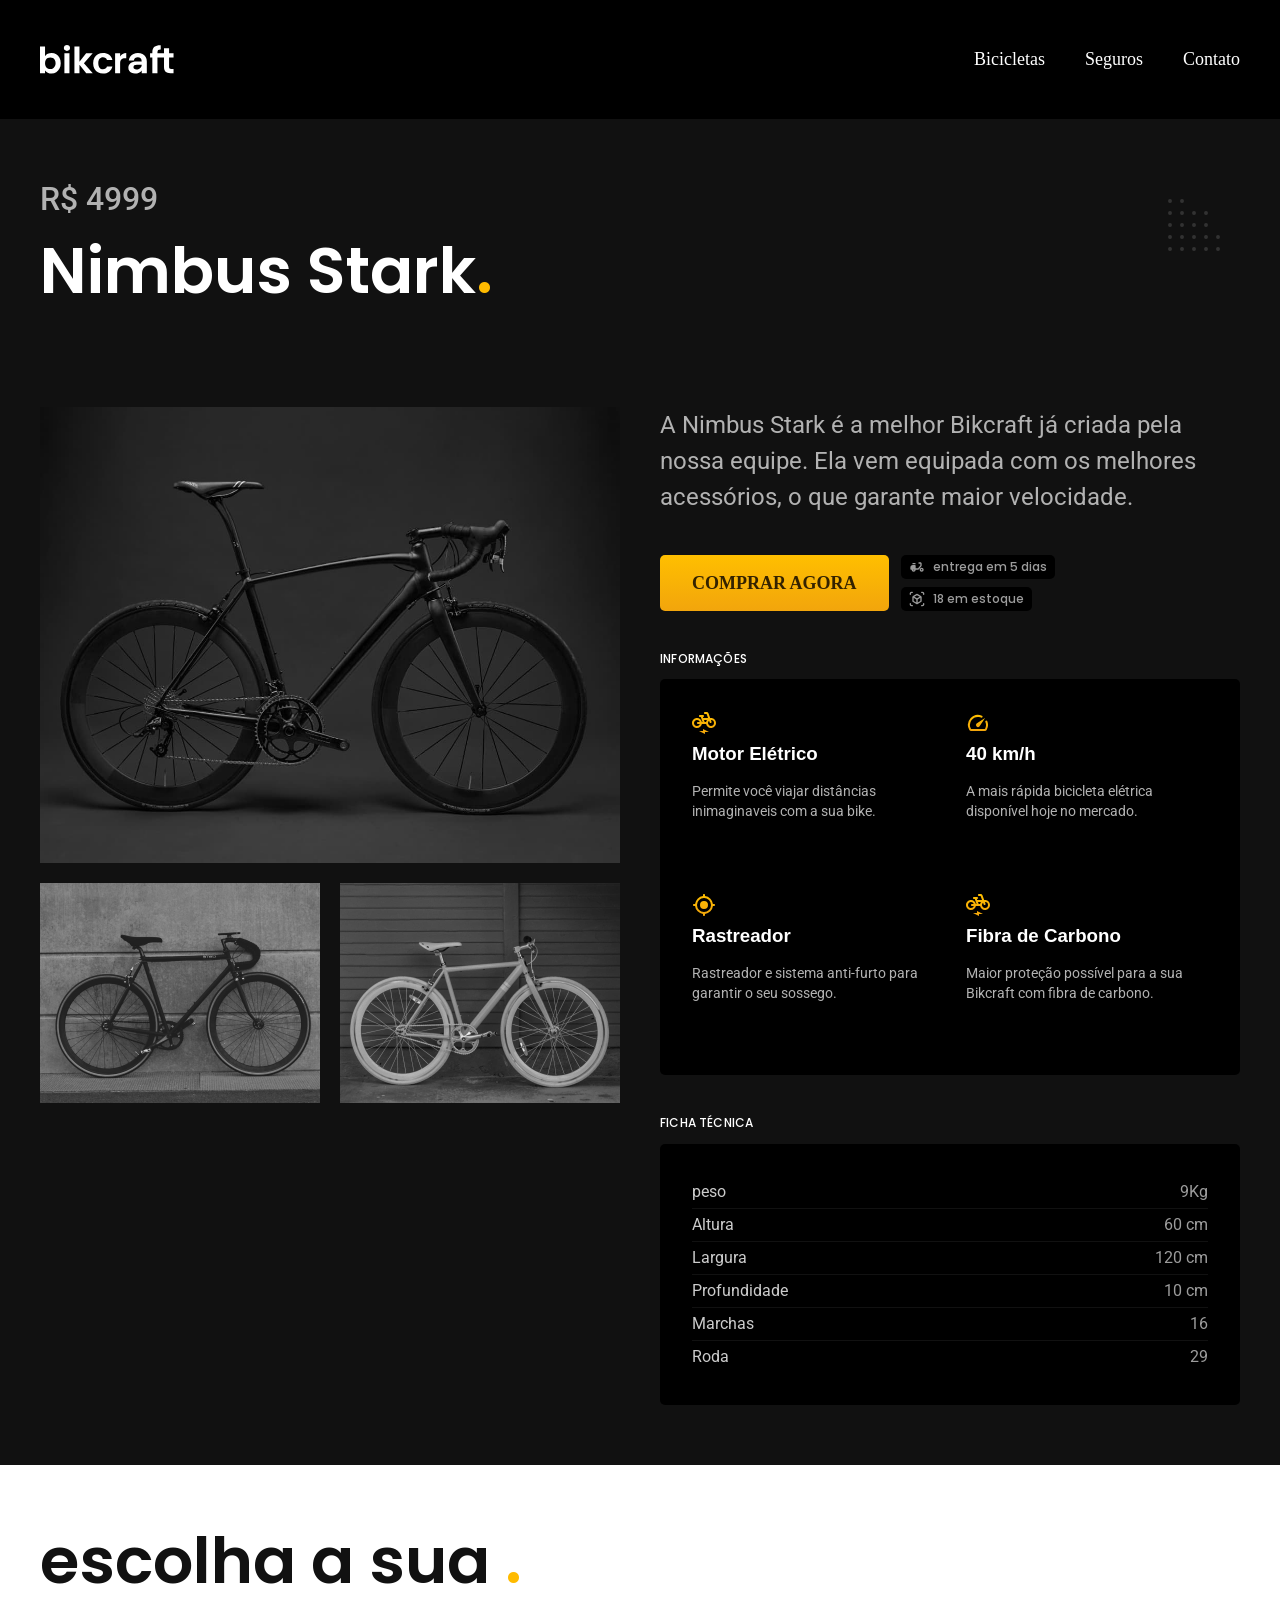
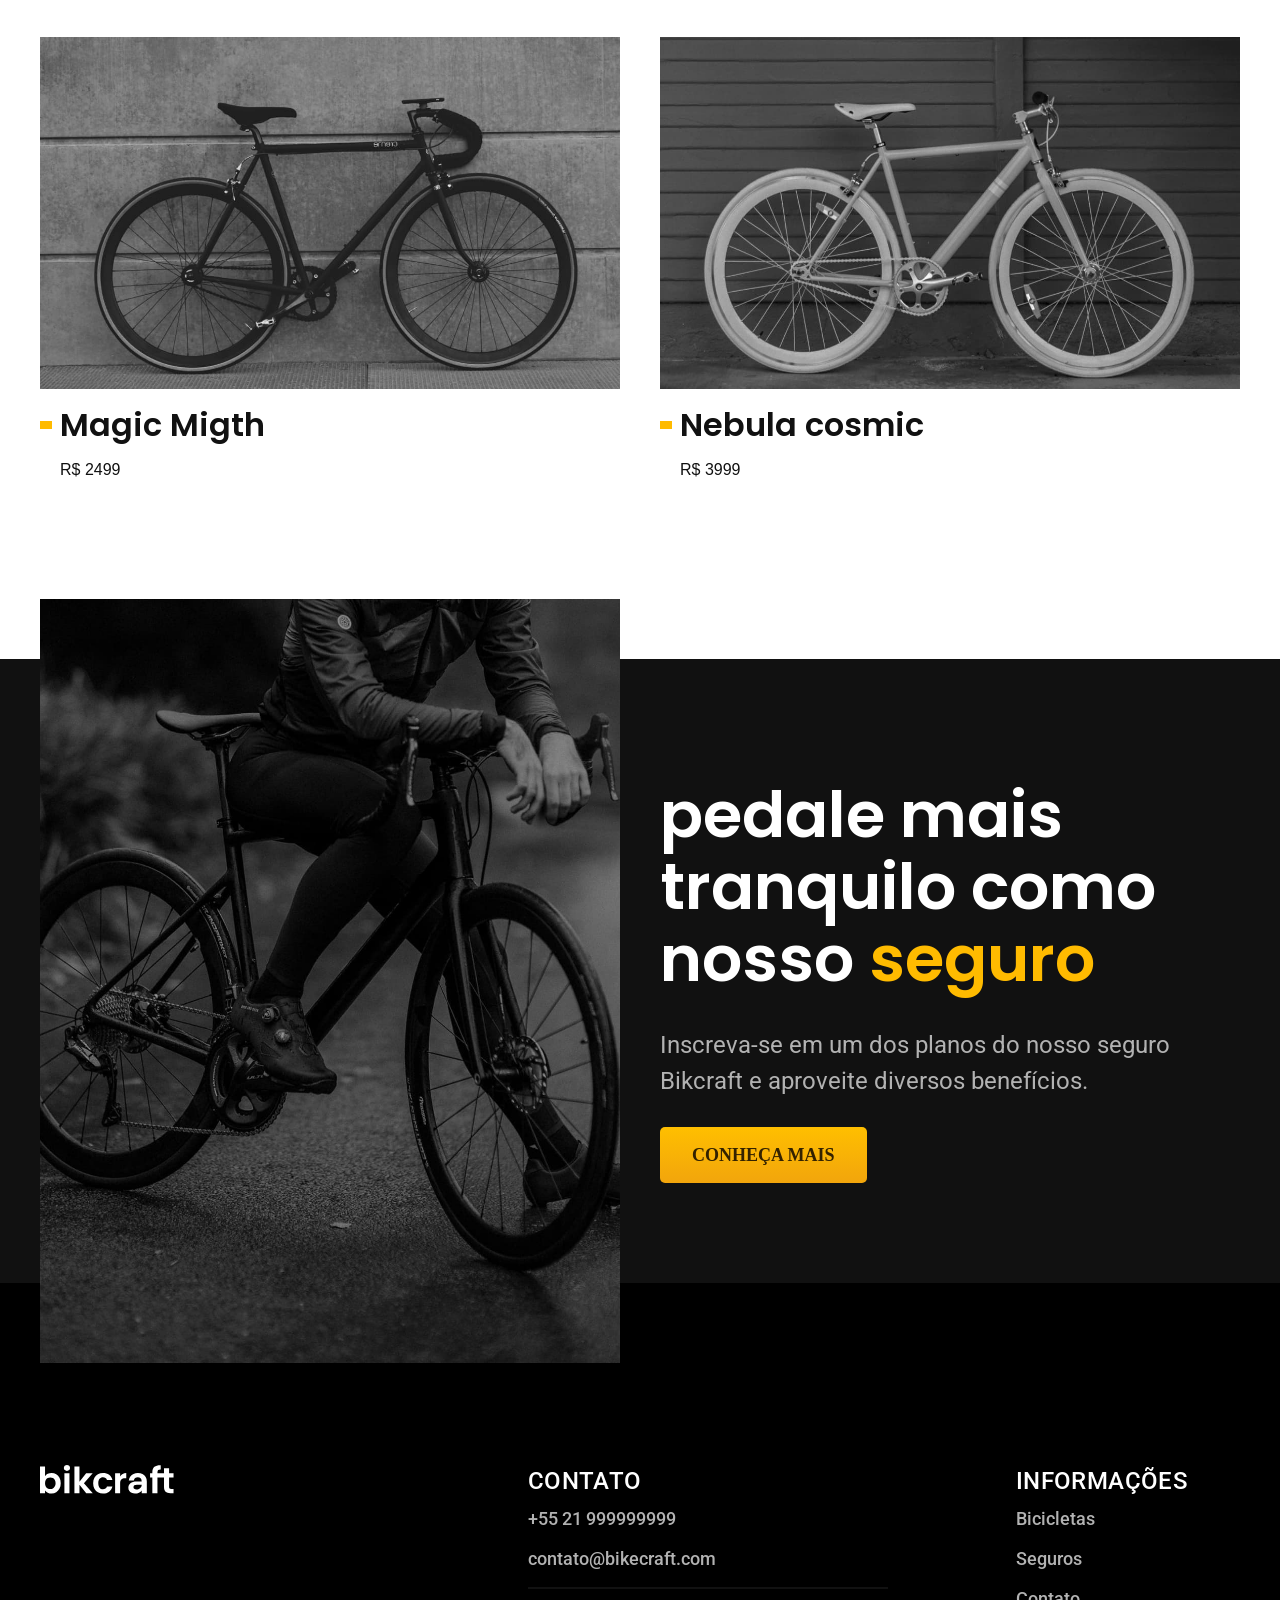
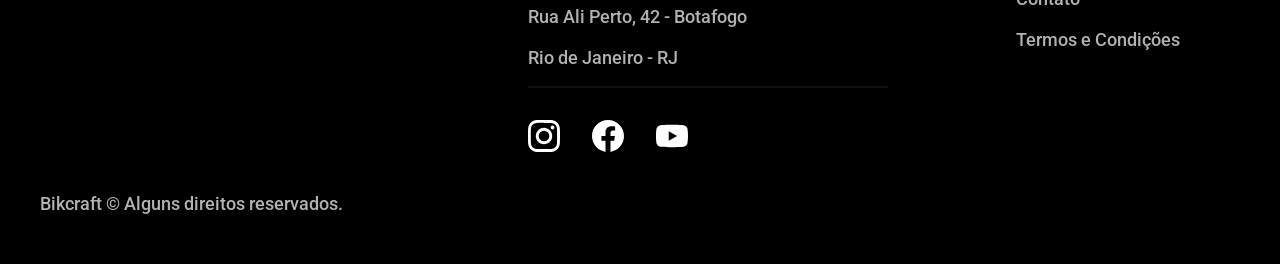
<file: bicicletas/nimbus.html>
<!DOCTYPE html>
<html lang="pt-br">

<head>
  <meta charset="UTF-8">
  <meta name="viewport" content="width=device-width, initial-scale=1.0">

  <link rel="icon" href="../img/favicon.svg" type="image/svg+xml">
   <link rel="stylesheet" href="../CSS/style.min.css">
  <link rel="preconnect" href="https://fonts.googleapis.com">
  <link rel="preconnect" href="https://fonts.gstatic.com" crossorigin>
  <link href="https://fonts.googleapis.com/css2?family=Poppins:ital,wght@0,100;0,200;0,300;0,400;0,500;0,600;0,700;0,800;0,900;1,100;1,200;1,300;1,400;1,500;1,600;1,700;1,800;1,900&family=Roboto:ital,wght@0,100..900;1,100..900&display=swap" rel="stylesheet">
  <title>Nimbus | Bikecraft</title>
  <script>document.documentElement.classList.add("js"); </script>
</head>

<body id="bicicletas">
  <header class="header-bg">
    <div class="header container">
      <a href="../index.html"><img src="../img/bikcraft.svg" alt="Bicicletas-eletricas-pretas"></a>
      <ul class="header-menu font-1-l">
        <li><a href="../bicicletas.html">Bicicletas</a></li>
        <li><a href="../seguros.html">Seguros</a></li>
        <li><a href="../contato.html">Contato</a></li>
      </ul>
    </div>
  </header>

  <main class="nimbus-bg">
    <div>
      <div class="titulo container">
        <p class="font-2-xl cor-5">R$ 4999</p>
        <h1 class="font-1-xxl cor-0">Nimbus Stark<span class="cor-p1">.</span></h1>
      </div>
    </div>
    <div class="bike-conteudo container">
      <div class="bike-galeria">
        <img src="../img/bicicleta/nimbus1.jpg" alt="bicicleta-preta-nimbus-starks">
        <img src="../img/bicicleta/nimbus2.jpg" alt="bicicleta-preta-nimbus-starks">
        <img src="../img/bicicleta/nimbus3.jpg" alt="bicicleta-preta-nimbus-starks">
      </div>
      <div class="bike-txt">
        <p class=" font-2-l cor-5">A Nimbus Stark é a melhor Bikcraft já criada pela nossa equipe. Ela vem equipada com os melhores acessórios, o que garante maior velocidade.</p>
        <div class="bike-compra">
          <a class="botao" href="../orcamento.html?tipo=bikcraft&produto=nimbus">comprar agora</a>
          <span class="font-1-xs cor-6"> <img src="../img/icones/entrega.svg" alt="">entrega em 5 dias</span>
          <span class="font-1-xs cor-6"> <img src="../img/icones/estoque.svg" alt="">18 em estoque</span>
        </div>
        <h2 class="font-1-xs cor-0">informações</h2>
        <ul class="bike-info">
          <li>
            <img src="../img/icones/eletrica.svg" alt="">
            <h3 class="font-1-, cor-0">Motor Elétrico</h3>
            <p class="font-2-xs cor-5">Permite você viajar distâncias inimaginaveis com a sua bike.</p>
          </li>
          <li>
            <img src="../img/icones/velocidade.svg" alt="">
            <h3 class="font-1-, cor-0">40 km/h</h3>
            <p class="font-2-xs cor-5">A mais rápida bicicleta elétrica disponível hoje no mercado. </p>
          </li>
          <li>
            <img src="../img/icones/rastreador.svg" alt="">
            <h3 class="font-1-, cor-0">Rastreador</h3>
            <p class="font-2-xs cor-5">Rastreador e sistema anti-furto para garantir o seu sossego.</p>
          </li>
          <li>
            <img src="../img/icones/eletrica.svg" alt="">
            <h3 class="font-1-, cor-0">Fibra de Carbono</h3>
            <p class="font-2-xs cor-5">Maior proteção possível para a sua Bikcraft com fibra de carbono.</p>
          </li>
        </ul>
        <h2 class="font-1-xs cor-0">Ficha técnica</h2>
        <ul class="bike-ficha font-2-s cor-4">
          <li>peso <span>9Kg</span></li>
          <li>Altura <span>60 cm</span></li>
          <li>Largura <span>120 cm</span></li>
          <li>Profundidade <span>10 cm</span></li>
          <li>Marchas <span>16</span></li>
          <li>Roda <span>29</span></li>
        </ul>
      </div>
    </div>
  </main>
  <article class="bicicletas container">
    <h2 class="font-1-xxl bicicleta-txt ">escolha a sua <span>.</span></h2>
    <ul class="bicicletas-lista">
      <li>
        <a href="../magic.html">
          <img src="../img/bicicletas/magic.jpg" alt="bicicleta preta">
          <h3 class="font-1-xl">Magic Migth</h3>
          <span>R$ 2499</span>
        </a>
      <li>
        <a href="../nebula.html">
          <img src="../img/bicicletas/nebula.jpg" alt="bicicleta preta">
          <h3 class="font-1-xl">Nebula cosmic</h3>
          <span>R$ 3999</span>
        </a>
      </li>
    </ul>
  </article>
  <article class="seguro-bg">
    <div class="seguro container">
      <div class="seguro-imagem">
        <img src="../img/fotos/seguros.jpg" alt="pessoa para em cima de uma bicicleta">
      </div>
      <div class="seguro-conteudo">
        <h2 class="font-1-xxl cor-0">pedale mais tranquilo como nosso <span class="cor-p1">seguro</span></h2>
        <p class="font-2-l cor-5">Inscreva-se em um dos planos do nosso seguro Bikcraft e aproveite diversos benefícios.</p>
        <a class="botao" href="../seguros.html">Conheça mais</a>
      </div>
    </div>

  </article>


  <footer class="footer-bg">
    <div class="footer-conteudo container">
      <div class="footer-img"> <a href="../index.html"><img src="../img/bikcraft.svg" alt="bikecraft"></a></div>
      <div class="footer-contato">
        <h3 class="font-2-l-b cor-0">Contato</h3>
        <ul class=" footer-contato font-2-m cor-5">
          <li><a href="tel:+5521999999999">+55 21 999999999</a></li>
          <li><a href="mailto:contato@bikecraft.com">contato@bikecraft.com</a></li>
          <li>Rua Ali Perto, 42 - Botafogo</li>
          <li>Rio de Janeiro - RJ</li>
        </ul>
        <div class="footer-redes">
          <a class="insta" href="https://www.instagram.com/_hozin/" target="_blank"><img src="../img/redes/instagram.svg" alt="instagram"></a>
          <a class="face" href="https://www.facebook.com/profile.php?id=100072229151881" target="_blank"><img src="../img/redes/facebook.svg" alt="facebook"></a>
          <a class="you" href="https://www.youtube.com/" target="_blank"><img src="../img/redes/youtube.svg" alt="youtube"></a>
        </div>
      </div>
      <div class="informacao">
        <h3 class="font-2-l-b cor-0">informações</h3>
        <nav>
          <ul class="font-2-m cor-5">
            <li><a href="./bicicletas.html">Bicicletas</a></li>
            <li><a href="./seguros.html">Seguros</a></li>
            <li><a href="./contato.html">Contato</a></li>
            <li><a href="./termos.html">Termos e Condições</a></li>
          </ul>
        </nav>
      </div>
      <p class=" font-2-m cor-5">Bikcraft © Alguns direitos reservados.</p>
    </div>
  </footer>
  <script src="../Js/script.js"></script>

</body>

</html>
</file>
<file: CSS/style.css>
@import url("global/global.css");
@import url("./global/tipografia.css");
@import url("global/componentes.css");
@import url("global/cores.css");
@import url("global/header.css");
@import url("global/introducao.css");
@import url("./bicicletas.css");
@import url("./tecnologia.css");
@import url("parceiros.css");
@import url("depoimento.css");
@import url("seguros.css");
@import url("global/footer.css");
@import url("./termos/termos.css");
@import url("Bicicletas/bicicletas.css");
@import url("seguros/seguros-pg.css");
@import url("seguros/perguntas.css");
@import url("nimbus.css");
@import url("../CSS/Bicicletas/seguro.css");
@import url("../CSS/contato/contato.css");
@import url("../CSS/contato/loja.css");
@import url("../CSS/global/formulario.css");
@import url("../CSS/orcamento/orcamento.css");
@import url("../CSS/animacao.css");
</file>
<file: CSS/style.min.css>
body{color:#111;font-family:Arial,Helvetica,sans-serif;margin:0}a,blockquote,dd,h1,h2,h3,h4,li,p{margin:0;padding:0}a{text-decoration:none;color:inherit}ul{margin:0;padding:0;list-style:none}img{display:block;max-width:100%}img[src$=".jpg "]{border-radius:5px}.font-1-xs{font:500 0.75rem/1.35 Poppins,sans-serif}.font-2-xs{font:400 0.875rem/1.43 Roboto,sans-serif}.font-1-s{font:500 1rem/1.5 Poppins,sans-serif}.font-2-s{font:400 1rem/1.5 Roboto,sans-serif}.font-1-m,.font-1-m-b{font:500 1.125rem/1.35 Poppins,sans-serif}.font-1-m-b{font-weight:600}.font-2-m{font:500 1.125rem/1.35 Roboto,sans-serif}.font-1-l{font:500 1.5rem/1.5 Poppins,sans-serif}.font-2-l,.font-2-l-b{font:400 1.5rem/1.5 Roboto,sans-serif}.font-2-l-b{font-weight:500;letter-spacing:.015em;text-transform:uppercase}.font-1-xl{font:600 2rem/1.25 Poppins,sans-serif}.font-2-xl{font:500 2rem/1.25 Roboto,sans-serif}.font-1-xxl{font:600 4rem/1.125 Poppins,sans-serif}@media (max-width:1200px){.font-1-xxl{font-size:3rem}.font-2-l{font-size:1.125rem}.font-2-l-b{font-size:1.125rem}}@media (max-width:800px){.font-1-xxl{font-size:2rem}.font-1-xl,.font-2-xl{font-size:1.5rem}}.container{max-width:1200px;margin:0 auto;gap:40px;padding-top:60px;padding-bottom:40px;margin-left:auto;margin-right:auto;box-sizing:border-box}@media (max-width:800px){.container{margin-right:20px;margin-left:20px}}.botao{text-transform:uppercase;display:inline-block;font-family:popins;font-weight:600;font-size:18px;line-height:24px;color:#320;background:linear-gradient(#ffbf00,#f2a50c);padding:16px 32px;border-radius:5px;box-shadow:0 1px 2px rgba(0,0,0,.1);max-width:max-content}.botao:hover{background:linear-gradient(#ffb60d,#e59317)}.botao.secundario{background:var(--cor-10);color:var(--cor-2)}.botao.secundario:hover{background:var(--cor-9)}@media (max-width:600px){.botao{padding:12px 16px;font-size:16px}}.link{display:inline-block;color:var(--cor-p1);font:500 1.5rem/1.5 Poppins,sans-serif;text-transform:uppercase}.link::after{content:'';display:block;width:100%;height:4px;background-color:currentColor}.link:hover{color:var(--cor-0)}.botao.seta{display:flex;align-items:center}.botao.seta::after{content:'';display:inline-block;width:18px;height:10px;margin-left:12px;background:url('../img/icones/seta.svg');transition:transform .2seg}.botao.seta:hover::after{transform:translateX(4px)}.titulo{background:url('../img/dec/top-right.svg') no-repeat top 80px right 20px}.termo-bg{background-color:var(--cor-11);padding-bottom:60px;padding-top:60px}.titulo p{margin-bottom:8px}@media (max-width:800px){.termo-bg{padding-bottom:40px;padding-top:40px}.titulo p{font-size:1rem;text-transform:lowercase;font-weight:400}}:root{--cor-0:#ffffff;--cor-1:#f7f7f7;--cor-2:#ededed;--cor-3:#dedede;--cor-4:#cccccc;--cor-5:#b2b2b2;--cor-6:#9c9c9c;--cor-7:#717171;--cor-8:#595959;--cor-9:#404040;--cor-10:#2e2e2e;--cor-11:#111111;--cor-12:#000000;--cor-p1:#ffbb00;--cor-p2:#e4a30b;--cor-p3:#a66f00;--cor-p4:#664400;--cor-p5:#332200}.cor-0{color:var(--cor-0)}.cor-1{color:var(--cor-1)}.cor-2{color:var(--cor-2)}.cor-3{color:var(--cor-3)}.cor-4{color:var(--cor-4)}.cor-5{color:var(--cor-5)}.cor-6{color:var(--cor-6)}.cor-7{color:var(--cor-7)}.cor-8{color:var(--cor-8)}.cor-9{color:var(--cor-9)}.cor-10{color:var(--cor-9)}.cor-11{color:var(--cor-11)}.cor-12{background-color:var(--cor-12)}.cor-p1{color:var(--cor-p1)}.cor-p2{color:var(--cor-p2)}.cor-p3{color:var(--cor-p3)}.cor-p4{color:var(--cor-p4)}.cor-p5{color:var(--cor-p5)}.header-bg{background-color:#000;color:#fff}.header{align-items:center;align-content:center;display:flex;justify-content:space-between;flex-wrap:wrap;padding-bottom:20px;padding-top:20px}.header-menu{display:flex;flex-wrap:wrap;gap:40px}.header-menu a:after{content:'';display:block;width:0;height:2px;background:var(--cor-0);transition:.3s;position:absolute}.header-menu a.ativo::after,.header-menu a:hover::after{width:100%;transition:width .3s}.header-menu a{font-family:popins;font-weight:400;font-size:1.125rem;line-height:2.6;padding:16px 0;color:var(--cor-0);display:inline-block;position:relative}@media (max-width:800px){.header-menu{gap:20px}.header-menu a::after{display:none}.header-menu a{background-color:var(--cor-11);padding:0 16px;border-radius:5px}}@media (max-width:550px){.header{flex-direction:column;gap:10px}.header-menu{gap:15px}}.introducao-bg{background:var(--cor-12) url('../img/dec/bottom-left.svg') no-repeat bottom 160px left 20px;color:var(--cor-0);box-shadow:inset 0 -120px var(--cor-0)}.introducao{display:grid;grid-template-columns:1fr 1fr}.introducao-conteudo{align-self:flex-end;padding-bottom:200px}.introducao-img{margin-bottom:120px}.introducao img{object-fit:cover;height:100%;border-radius:5px}.introducao-conteudo h1{margin-bottom:32px}.introducao-conteudo h1 span{font-family:popins;color:var(--cor-p1)}.introducao-conteudo p{margin-bottom:20px;max-width:40ch;color:var(--cor-5)}@media (max-width:1200px){.introducao h1{font-size:48px;line-height:54px}.introducao p{font-size:18px}}@media (max-width:700px){.introducao-bg{background-color:var(--cor-11);padding-top:40px;box-shadow:inset 0 -60px var(--cor-0)}.introducao{grid-template-columns:1fr;gap:32px}.introducao-conteudo{padding-bottom:0}.introducao h1{font-size:32px;line-height:40px;margin-bottom:16px}.introducao img{height:300px;width:100%}}.bicicleta-txt span{color:var(--cor-p1)}.bicicletas-lista{display:flex;gap:40px;padding:0 20px 20px 20px;max-width:1400px;margin-left:auto;margin-right:auto;overflow-x:auto}#bicicletas .bicicletas-lista{padding:0 0 20px 0}#bicicletas .bicicletas h2{margin-bottom:40px}.bicicletas-lista li{min-width:280px}.bicicletas img{margin-bottom:16px}.bicletas-lista a{display:block}.bicicletas-lista h3{margin-bottom:8px;display:flex;align-items:center}.bicicletas-lista h3::before{content:'';display:inline-block;background-color:var(--cor-p1);height:8px;width:12px;margin-right:8px;transition:width .3s}.bicicletas-lista li{transition:transform .3s ease-in-out}.bicicletas-lista li:hover{transform:scale(1.05)}.bicicletas-lista a:hover h3::before{width:24px;scale:transition (1.5)}.bicicletas-lista li span{padding-left:20px}@media (max-width:800px){.bicicletas-lista{padding-bottom:60px}.bicicletas-lista ul{gap:20px}}.tec-bg{background-color:var(--cor-11);box-shadow:inset 0 150px var(--cor-0),inset 0 -150px var(--cor-0)}.tecnologia-container{display:grid;grid-template-columns:1fr 1fr;gap:40px}.tecnologia>span{margin-bottom:20px;display:block}.tecnologia h2{margin-bottom:32px}.tecnologia>p{margin-bottom:20px}.tecnologia a{margin-bottom:80px;display:inline-block}.tecnologia{padding-top:160px;padding-bottom:160px}.img-bike img{width:100%;height:100%;object-fit:cover;object-position:left}.tecnologia-elements{display:flex;gap:40px}.tecnologia-elements h3{margin-bottom:8px;width:max-content}.tecnologia-elements img{width:24px;margin-bottom:8px}@media (max-width:800px){.tec-bg{box-shadow:initial}.tecnologia-container{grid-template-columns:1fr}.tecnologia{padding-top:60px;padding-bottom:60px}.img-bike img{display:none}.tecnologia a{margin-bottom:60px}}@media (max-width:600px){.tecnologia-elements{flex-direction:column}}.parceiros{padding-top:60px;padding-bottom:120px}.parceiros h2{margin-bottom:60px}.parceiros ul{padding:0 20px;max-width:1400px;margin:0 auto;display:grid;grid-template-columns:repeat(4,1fr)}.parceiros li{display:flex;padding:32px;border-left:2px solid var(--cor-2)}.parceiros img{margin:auto}.parceiros li:first-child,.parceiros li:nth-child(5){border-left:none}.parceiros li:nth-child(n+5){border-top:2px solid var(--cor-2)}@media (max-width:800px){.parceiros{margin-bottom:60px}.parceiros h2{margin-bottom:20px}.parceiros ul{grid-template-columns:repeat(2,1fr)}.parceiros li:nth-child(n+3){border-top:2px solid var(--cor-2)}.parceiros li:nth-child(odd){border-left:none}.parceiros li{padding:20px}}.depoimento{background-color:var(--cor-p1);display:grid;grid-template-columns:1fr 1fr;overflow:hidden}.depoimento-img img{border-radius:none;height:100%;width:100%;object-fit:cover}.depoimento-conteudo{padding:40px 40px 80px 80px;align-self:end;background:url('../img/dec/bottom-right-p.svg') no-repeat bottom 40px right 40px}.depoimento-conteudo p{max-width:32ch;font-family:Merryweather;font-style:italic;font-weight:900;margin-bottom:32px;position:relative}.depoimento p::after,.depoimento p::before{font-size:5rem;color:var(--cor-p2);position:absolute}.depoimento p::before{content:'“';left:-50px;top:-20px}.depoimento p::after{content:' ”'}@media (min-width:1200px){.depoimento img{max-height:520px}}@media (max-width:800px){.depoimento-img img{max-height:200px}.depoimento{grid-template-columns:1fr;text-align:center}.depoimento-conteudo{padding:40px 20px;align-content:center}}.seguros-bg{background-color:var(--cor-11)}.seguros{padding-top:60px;padding-bottom:60px;display:grid;grid-template-columns:1fr 1fr;gap:40px;align-items:center}#seguros .seguros{padding-top:0}.seguros-item{background-color:var(--cor-12);padding:32px 32px 32px 60px;display:grid;grid-template-columns:1fr auto;border-radius:5px}.seguros-item span{grid-column:2;display:block;text-align:right}.seguros-item ul{grid-column:1/-1;margin-bottom:32px}.seguros-item li{display:flex;align-items:center;position:relative}.seguros-item li+li{margin-top:20px}.seguros-item li::before{content:'';display:inline-block;width:13px;height:9px;background-image:url('../img/icones/lista.svg');position:absolute;left:-21px}.seguros-item a{grid-column:1/-1}.seguros-item a{transition:transform .2s ease-in-out}.seguros-item a:hover{transform:scale(1.125)}@media (max-width:800px){.seguros{grid-template-columns:1fr}}.footer-bg{background-color:var(--cor-12)}.footer-conteudo{display:grid;grid-template-columns:2fr 2fr 1fr;gap:40px}.footer-conteudo ul{margin-bottom:32px}.footer-conteudo li{margin-bottom:16px}.footer-contato li:nth-child(2n)::after{content:'';display:block;max-width:360px;height:2px;background:var(--cor-11);margin-top:16px}.footer-redes{display:flex;gap:32px}.footer-conteudo a:hover{color:var(--cor-p1)}@media (max-width:800px){.footer-conteudo img{display:none}.footer-conteudo{grid-template-columns:1fr 1fr}}@media (max-width:600px){.footer-conteudo{grid-template-columns:1fr}.footer-conteudo P{margin-top:0}}.insta:hover{content:url('../img/redes/instagram-p.svg')}.face:hover{content:url('../img/redes/facebook-p.svg')}.you:hover{content:url('../img/redes/youtube-p.svg')}.termos{padding-top:80px;padding-bottom:80px}.termos p{margin-bottom:24px;max-width:75ch}.termos h2{font-weight:600;margin-bottom:20px}.termos p+h2{margin-top:40px}.bicicletas-bg:nth-child(odd){background:linear-gradient(to right,var(--cor-0) 30%,var(--cor-11) 0)}.bicicletas-bg:nth-child(odd) h2{color:var(--cor-0)}.bicicletas-bg:nth-child(odd) p{color:var(--cor-5)}.bicicletas-bg:nth-child(odd) ul{color:var(--cor-5)}.bicicletas-pg{display:grid;grid-template-columns:1fr 1fr;gap:40px;padding-top:60px;padding-bottom:60px;background:url('../img/dec/top-right.svg') no-repeat top 40px right 40px}.bicicletas-imagem{display:grid}.bicicletas-imagem img{grid-area:1/1}.bicicletas-imagem span{border-radius:5px 0 0 5px;background-color:var(--cor-12);padding:8px 16px 8px 8px;display:inline-block;grid-area:1/1;place-self:start end;margin-top:20px}.bicicletas-conteudo{display:grid;grid-template-columns:1fr auto;align-content:start}.bicicletas-conteudo h2{margin-bottom:20px;grid-column:1/-1}.bicicletas-conteudo h2::before{content:'';display:block;width:12px;height:8px;background-color:var(--cor-p1);margin-bottom:8px}.bicicletas-conteudo p{grid-column:1/-1;max-width:44ch;margin-bottom:32px}.bicicletas-vantagens li{display:flex;align-items:center;margin-bottom:16px}.bicicletas-vantagens img{margin:0 8px;border-radius:5px}.bicicletas-conteudo a{place-self:end}@media (max-width:800px){.bicicletas-bg:nth-child(odd){background:var(--cor-11)}.bicicletas-pg{grid-template-columns:1fr;gap:20px;padding-top:40px;padding-bottom:40px}}@media (max-width:600px){.bicicletas-conteudo{grid-template-columns:1fr}.bicicletas-pg a{place-self:start}.bicicletas-pg ul{display:grid;grid-template-columns:1fr 1fr;font-size:1rem}}.vantagens-bg{background-color:var(--cor-12)}.vantagens-bg h2{margin-bottom:80px}.vantagens-list{display:grid;grid-template-columns:repeat(auto-fit,minmax(280px,max-content));gap:40px 80px;padding-bottom:120px}.vantagens-list img,h3,p{padding-bottom:8px}.perguntas{padding-top:120px;padding-bottom:120px}.perguntas h2{margin-bottom:60px}.perguntas dl>div{padding:20px;border-radius:5px}.perguntas dl>div:nth-child(odd){background-color:var(--cor-1)}.perguntas button{display:grid;grid-template-columns:auto 1fr auto;align-items:center;gap:8px;cursor:pointer;border:none;background:0 0;width:100%;text-align:start}.perguntas button::before{content:'';display:inline-block;width:12px;height:8px;background-color:var(--cor-p1);transition:width .3s}.perguntas button:hover::before{width:24px;scale:transition (1.5)}.perguntas button::after{content:'';display:inline-block;width:12px;height:6px;background:url("../img/icones/seta-abrir.svg");transition:.3s}.perguntas button:hover::after,.perguntas button[aria-expanded=true]::after{transform:rotate(180deg)}.js .perguntas dd{display:none}.js .perguntas dd.ativa{display:block}.perguntas dd{padding-left:20px;padding-top:16px;max-width:80ch}@media (max-width:800px){.perguntas{padding-top:60px;padding-bottom:60px}.perguntas h2{margin-bottom:40px}}.nimbus-bg{background-color:var(--cor-11)}#bicicletas .titulo p{text-transform:uppercase}.bike-conteudo{display:grid;grid-template-columns:1fr 1fr;align-items:start;gap:40px;padding-top:60px;padding-bottom:60px}.bike-galeria{display:flex;flex-wrap:wrap;gap:20px}.bike-galeria img{flex:1;min-width:200px}.bike-galeria img:first-child{min-width:100%}.bike-txt p{margin-bottom:32px}.bike-compra{display:grid;grid-template-columns:max-content auto;align-items:center;justify-items:start;gap:8px 12px;margin-bottom:40px}.bike-compra a{grid-row:span 2}.bike-compra span{align-items:center;background-color:var(--cor-12);border-radius:5px;display:flex;gap:8px;padding:4px 8px}.bike-conteudo h2{text-transform:uppercase;letter-spacing:.015em;margin-bottom:12px}.bike-ficha,.bike-info{padding:32px;background-color:var(--cor-12);border-radius:5px}.bike-info{margin-bottom:40px;display:grid;grid-template-columns:1fr 1fr;gap:32px}.bike-info img{width:24px;margin-bottom:8px}.bike-info h3{margin-bottom:8px}.bike-ficha li{padding:4px 0;display:flex;justify-content:space-between;border-bottom:1px solid var(--cor-11)}.bike-ficha li:last-child{border-bottom:none}.bike-ficha span{color:var(--cor-6)}@media (max-width:800px){.bike-conteudo{grid-template-columns:1fr;padding-top:40px;padding-bottom:40px}.bike-galeria{grid-row:2}}@media (max-width:400px){.bike-info{grid-template-columns:1fr}.bike-compra{grid-template-columns:1fr}}.seguro-bg{background-color:var(--cor-11);box-shadow:inset 0 120px var(--cor-0),inset 0 -120px var(--cor-12)}.seguro{display:grid;grid-template-columns:1fr 1fr;gap:40px}.seguro img{width:100%;height:100%;object-fit:cover}.seguro-conteudo{padding-top:180px;padding-bottom:180px}.seguro h2{margin-bottom:32px}.seguro p{margin-bottom:20px}@media (max-width:800px){.seguro-bg{box-shadow:inset 0 -10px var(--cor-12)}.seguro{grid-template-columns:1fr}.seguro-conteudo{grid-row:1;padding-top:80px;padding-bottom:0}}#contato{background:linear-gradient(var(--cor-11) 820px,var(--cor-1) 0)}.contato{gap:0;display:grid;grid-template-columns:5fr 7fr}.contato-dados,.contato-formulario{padding:60px;box-shadow:0 1px 2px rgba(0,0,0,.1)}.contato-dados{background:var(--cor-12) url('../img/dec/bottom-left.svg') no-repeat bottom 20px right 20px;border-radius:5px 0 0 5px}.contato-formulario{background:var(--cor-0) url('../img/dec/bottom-right.svg') no-repeat bottom 20px right 20px;border-radius:0 5px 5px 0}.contato-endereco{margin-bottom:32px;padding-left:28px;background:url('../img/icones/local.svg') no-repeat 0 2px}.contato h2{margin-bottom:60px}.contato-endereco a{margin-bottom:8px}.contato-meios a:hover{color:var(--cor-0)}.contato-meios a{display:block;max-width:max-content;margin-bottom:8px;padding-left:28px}.contato-meios a:first-child{background:url("../img/icones/email.svg") no-repeat 0 2px}.contato-meios a:nth-child(2){margin-bottom:32px}.contato-meios a:nth-child(3){background:url("../img/icones/telefone.svg") no-repeat 0 2px;margin-bottom:60px}.contato-redes{display:flex;gap:32px;padding-left:28px}.contato-redes a:first-child:hover{content:url('../img/redes/instagram.svg')}.contato-redes a:nth-child(2):hover{content:url('../img/redes/facebook.svg')}.contato-redes a:nth-child(3):hover{content:url('../img/redes/youtube.svg')}@media (max-width:800px){#contato{background:linear-gradient(var(--cor-11) 700px,var(--cor-1) 0)}.contato{grid-template-columns:1fr}.contato-dados,.contato-formulario{padding:20px}.contato-dados{background-color:var(--cor-12);border-radius:5px 5px 0 0}.contato-formulario{border-radius:0 0 5px 5px}.contato-dados h2{margin-bottom:32px}.contato-meios a:nth-child(3){background:url("../img/icones/telefone.svg") no-repeat 0 2px;margin-bottom:32px}}.lojas{display:grid;grid-template-columns:1fr 1fr;gap:0 40px;padding-top:120px;padding-bottom:120px}.lojas h2{grid-column:1/-1;margin-bottom:60px}.lojas img{border-radius:4px 4px 0 0}.lojas-item{border-radius:4px;background:var(--cor-0);box-shadow:0 1px 2px rgba(0,0,0,.1)}.lojas-conteudo{display:grid;grid-template-columns:1fr 1fr;gap:32px 16px;padding:32px}.lojas-conteudo h3,.lojas-tempo{grid-column:1/-1}.lojas-dados{display:grid;gap:8px;border-left:2px solid var(--cor-2);padding-left:12px}.lojas-tempo{display:flex;align-items:center;gap:8px}@media (max-width:800px){.lojas{gap:20px;padding-top:60px;padding-bottom:60px}.lojas h2{margin-bottom:32px}.lojas-conteudo{grid-template-columns:1fr}}@media (max-width:600px){.lojas{grid-template-columns:1fr}}.form{display:grid;grid-template-columns:1fr 1fr;gap:20px}.form label{display:block;font:600 1rem Poppins,sans-serif;margin-bottom:4px}.form input[type=email],.form input[type=text],.form textarea{font:400 1rem/1.5 Roboto,sans-serif;background:var(--cor-1);border:1px solid var(--cor-2);padding:12px;border-radius:5px;width:100%;box-sizing:border-box}.form input[type=email]:focus,.form input[type=text]:focus,.form textarea:focus{outline:0;border-color:var(--cor-p1);background:var(--cor-0);box-shadow:0 0 0 2px #fea}.form .col-2{grid-column:span 2}.botao{box-shadow:none;cursor:pointer}@media (max-width:600px){.form{grid-template-columns:1fr}.form .col-2{grid-column:span 1}}#orcamento{background:linear-gradient(var(--cor-11)800px,var(--cor-1) 0)}label{color:var(--cor-11)}.orcamento{display:grid;grid-template-columns:5fr 7fr;padding-bottom:120px}.orcamento h2{text-transform:uppercase;position:relative;display:flex;align-items:center}.orcamento h2::before{content:"";display:inline-block;width:4px;height:8px;background-color:var(--cor-p1);left:-12px;position:absolute}.orcamento-dados,.orcamento-produto{padding:60px;box-shadow:0 1px 2px rgba(0,0,0,.1)}.orcamento-produto{border-radius:5px 0 0 5px;background:var(--cor-12) url('../img/dec/bottom-left.svg') no-repeat bottom 20px left 20px;display:grid;grid-template-columns:1fr 1fr;align-content:start;gap:20px}.orcamento-produto>*{grid-column:1/-1}.orcamento-produto>label{grid-column:inherit}.orcamento-produto label{font:400 1rem/1.5 Poppins,sans-serif;color:var(--cor-4);background-color:var(--cor-10);display:grid;padding:12px 16px;border-radius:5px;cursor:pointer;grid-template-columns:auto 1fr auto;align-items:center;border:1px solid var(--cor-12)}.orcamento-produto input:checked+label{background:var(--cor-0);color:var(--cor-11)}.orcamento-produto label::before{content:"";display:inline-block;width:12px;height:12px;border:1px solid var(--cor-6);border-radius:50%;margin-right:8px;box-shadow:border-box}.orcamento-produto input:checked+label::before{border-color:var(--cor-7);box-shadow:inset 0 0 0 3px var(--cor-0),inset 0 0 0 5px var(--cor-7)}.orcamento-produto label:hover{background-color:var(--cor-9);border-color:var(--cor-8)}.orcamento-produto input:focus+label{box-shadow:0 0 0 2px var(--cor-p1);border:var(--cor-12)}.orcamento-produto label span{display:none}.orcamento-produto input:checked+label span{display:inline-block}.orcamento-produto input{opacity:0;position:absolute;pointer-events:none}.orcamento-dados{border-radius:0 5px 5px 0;background:var(--cor-0) url('../img/dec/bottom-right.svg') no-repeat bottom 20px right 20px}.orcamento-conteudo{display:none}.orcamento-conteudo h2,.orcamento-dados h2:nth-of-type(n+2){margin-bottom:20px}#bickrafr:checked~#orcamento-bikecraft,#seguro:checked~#orcamento-seguro{display:grid;gap:20px}#orcamento-bikecraft{display:grid;gap:20px}.orcamento-detalhes{display:none;background:var(--cor-0);padding:20px;grid-template-columns:1fr 1fr;border-radius:5px;align-items:center}.orcamento-detalhes li{display:flex;align-items:center;margin-bottom:8px}.orcamento-detalhes li img{width:16px;margin-right:8px}.orcamento-produto input:checked+label+.orcamento-detalhes{display:grid}@media (max-width:1200px){.orcamento-dados,.orcamento-produto{padding:32px}}@media (max-width:800px){.orcamento{grid-template-columns:1fr}.orcamento-dados{border-radius:0 0 5px 5px}.orcamento-produto{border-radius:5px 5px 0 0;background:var(--cor-12)}}@media (max-width:400px){.orcamento-produto{grid-template-columns:1fr}}.fadeInDown{transform:translate3d(0,-20px,0)}.fadeInUp{transform:translate3d(0,20px,0)}.fadeInRight{transform:translate3d(20px,0,0)}.fadeInLeft{transform:translate3d(-20px,0,0)}.js [data-anime]{opacity:0}.js .anime{opacity:1;transform:none;transition:transform .8s,opacity .8s}
</file>
